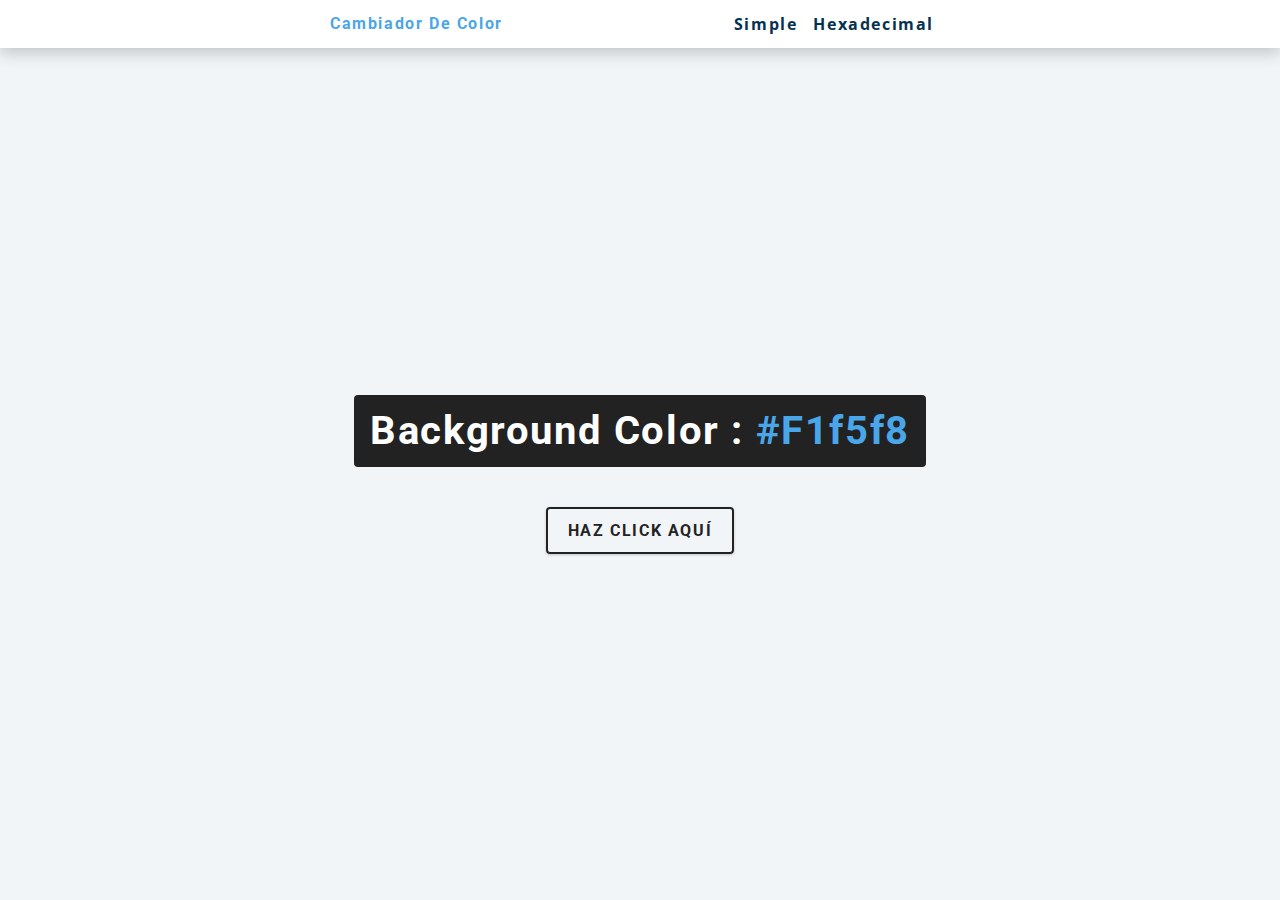
<file: 1-Aleta de color/index.html>
<!DOCTYPE html>
<html lang="en">
  <head>
    <meta charset="UTF-8" />
    <meta name="viewport" content="width=device-width, initial-scale=1.0" />
    <title>Cambiador de color simple</title>

    <!-- styles -->
    <link rel="stylesheet" href="styles.css" />
  </head>
  <body>
    <nav>
      <div class="nav-center">
        <h4>Cambiador de color</h4>
        <ul class="nav-links">
          <li><a href="index.html">Simple</a></li>
          <li><a href="hex.html">Hexadecimal</a></li>
        </ul>
      </div>
    </nav>
    <main>
      <div class="container">
        <h2>background color : <span class="color">#f1f5f8</span></h2>
        <button class="btn btn-hero" id="btn">Haz click aquí</button>
      </div>
    </main>
    <!-- javascript -->
    <script src="app.js"></script>
  </body>
</html>
</file>
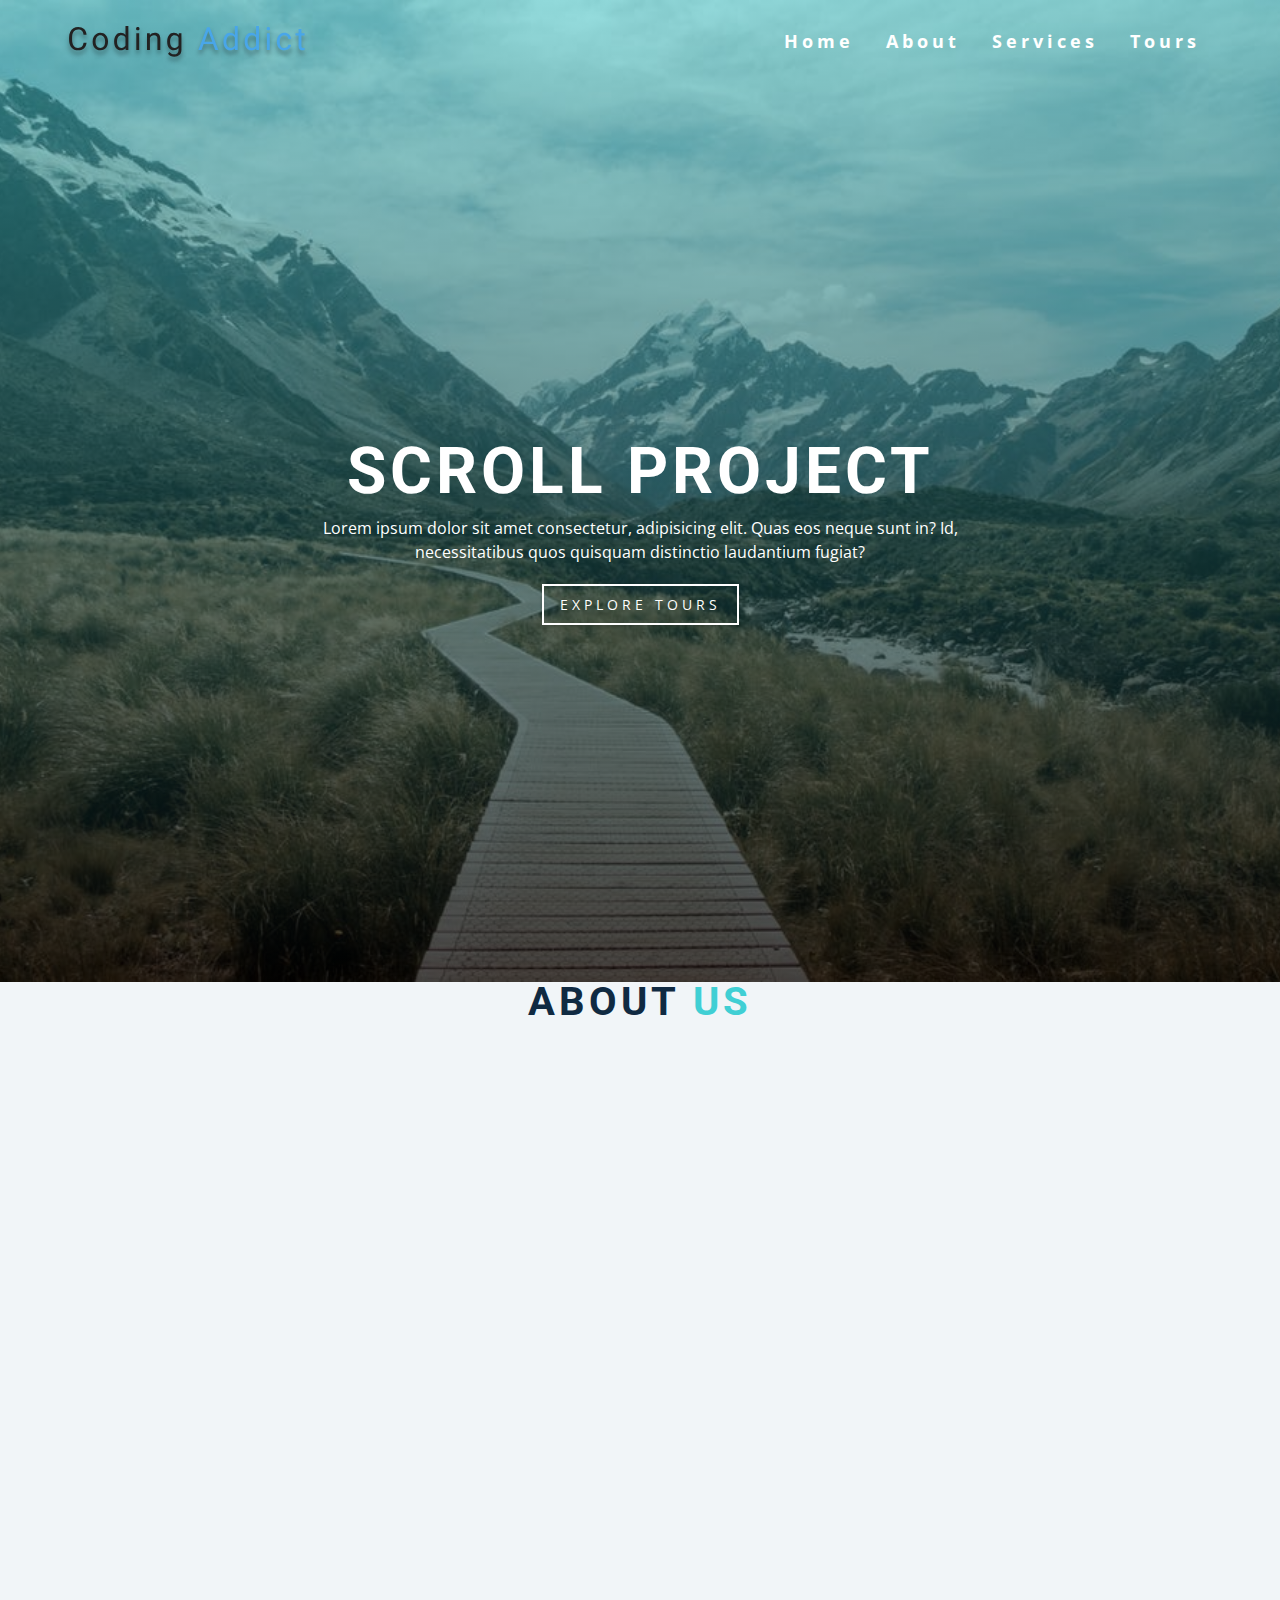
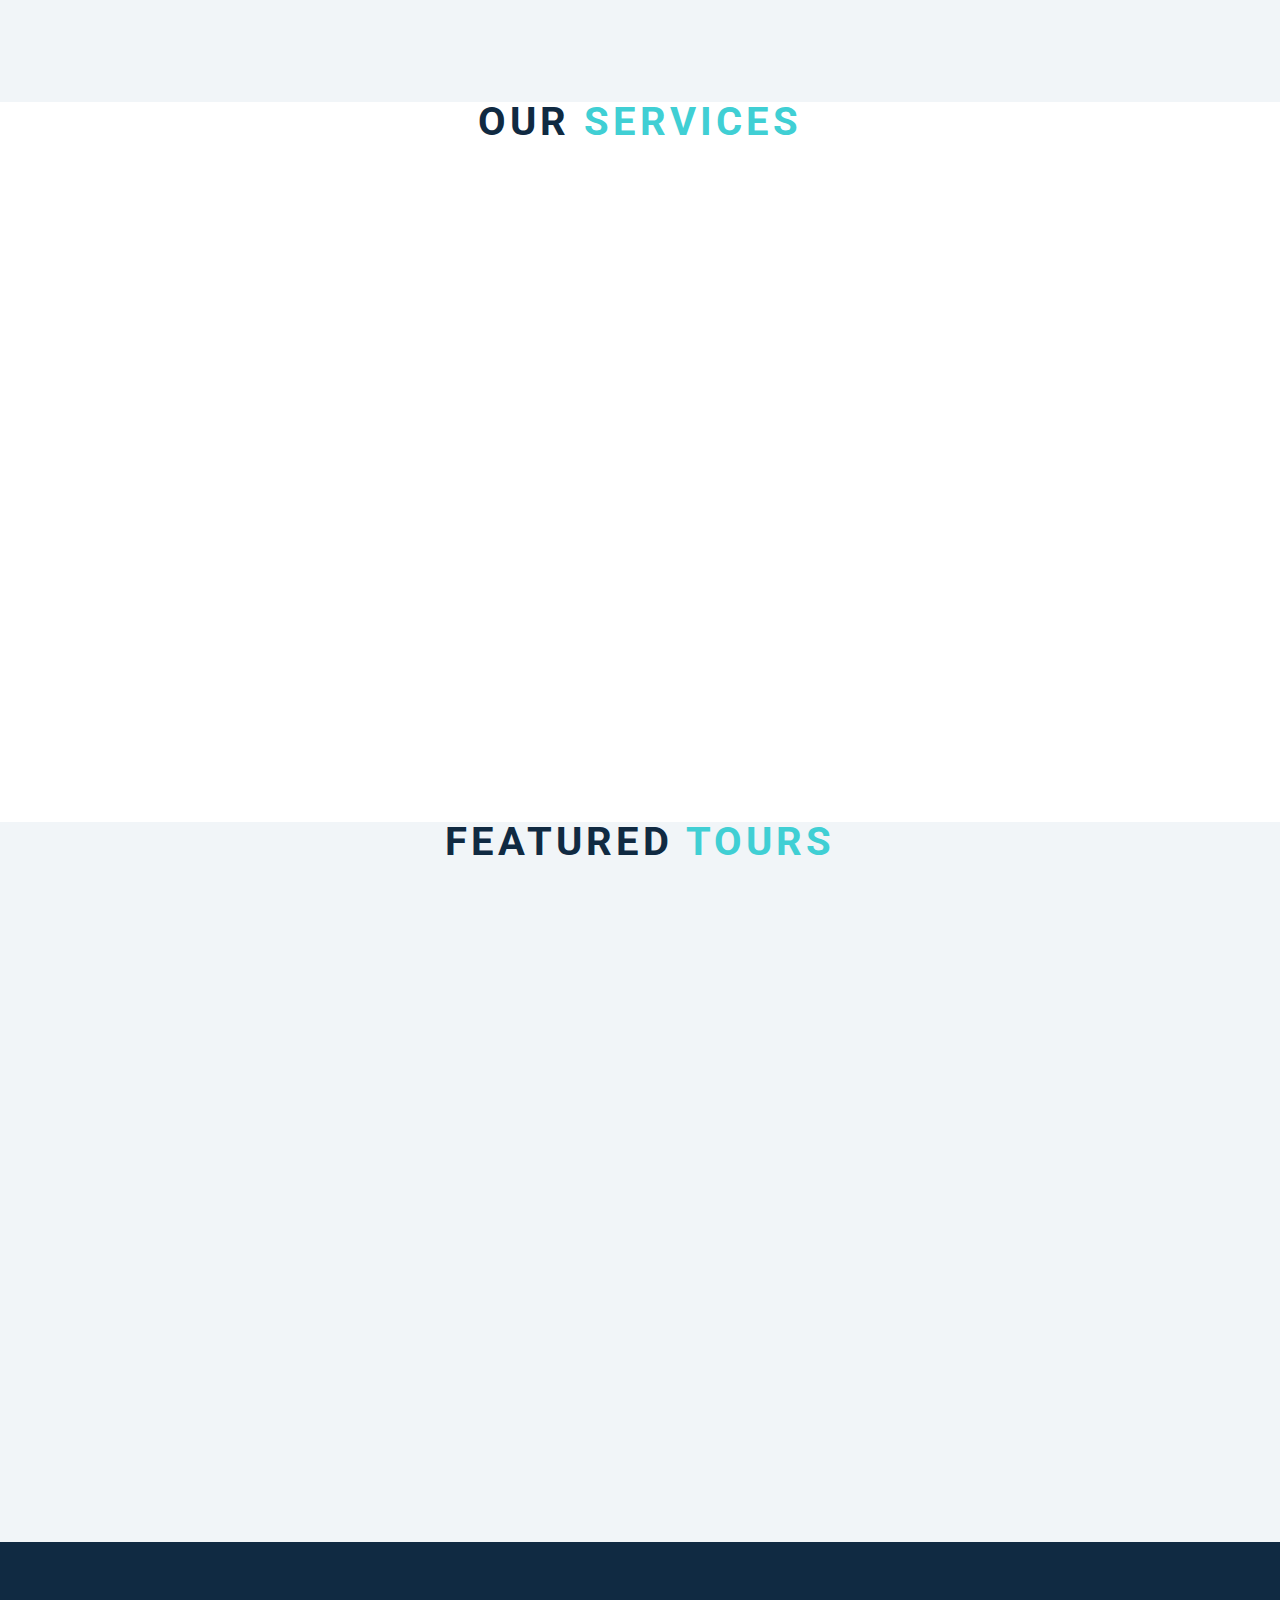
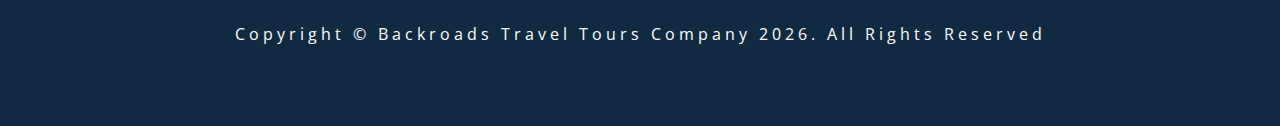
<file: 10-Barra de navegación/index.html>
<!DOCTYPE html>
<html lang="en">
  <head>
    <meta charset="UTF-8" />
    <meta name="viewport" content="width=device-width, initial-scale=1.0" />
    <title>Scroll</title>
    <!-- font-awesome -->
    <link
      rel="stylesheet"
      href="https://cdnjs.cloudflare.com/ajax/libs/font-awesome/5.14.0/css/all.min.css"
    />
    <!-- styles -->
    <link rel="stylesheet" href="styles.css" />
  </head>
  <body>
    <header id="home">
      <!-- navbar -->
      <nav id="nav">
        <div class="nav-center">
          <!-- nav header -->
          <div class="nav-header">
            <img src="./logo.svg" class="logo" alt="logo" />
            <button class="nav-toggle">
              <i class="fas fa-bars"></i>
            </button>
          </div>
          <!-- links -->
          <div class="links-container">
            <ul class="links">
              <li>
                <a href="#home" class="scroll-link">home</a>
              </li>
              <li>
                <a href="#about" class="scroll-link">about</a>
              </li>
              <li>
                <a href="#services" class="scroll-link">services</a>
              </li>
              <li>
                <a href="#tours" class="scroll-link">tours</a>
              </li>
            </ul>
          </div>
        </div>
      </nav>
      <!-- banner -->
      <div class="banner">
        <div class="container">
          <h1>scroll project</h1>
          <p>
            Lorem ipsum dolor sit amet consectetur, adipisicing elit. Quas eos
            neque sunt in? Id, necessitatibus quos quisquam distinctio
            laudantium fugiat?
          </p>
          <a href="#tours" class="scroll-link btn btn-white">explore tours</a>
        </div>
      </div>
    </header>
    <!-- about -->
    <section id="about" class="section">
      <div class="title">
        <h2>about <span>us</span></h2>
      </div>
    </section>
    <!-- services -->
    <section id="services" class="section">
      <div class="title">
        <h2>our <span>services</span></h2>
      </div>
    </section>
    <!-- contact -->
    <section id="tours" class="section">
      <div class="title">
        <h2>featured <span>tours</span></h2>
      </div>
    </section>
    <!-- footer -->
    <footer class="section">
      <p>
        copyright &copy; backroads travel tours company
        <span id="date"></span>. all rights reserved
      </p>
    </footer>
    <a class="scroll-link top-link" href="#home">
      <i class="fas fa-arrow-up"></i>
    </a>
    <!-- javascript -->
    <script src="app.js"></script>
  </body>
</html>
</file>
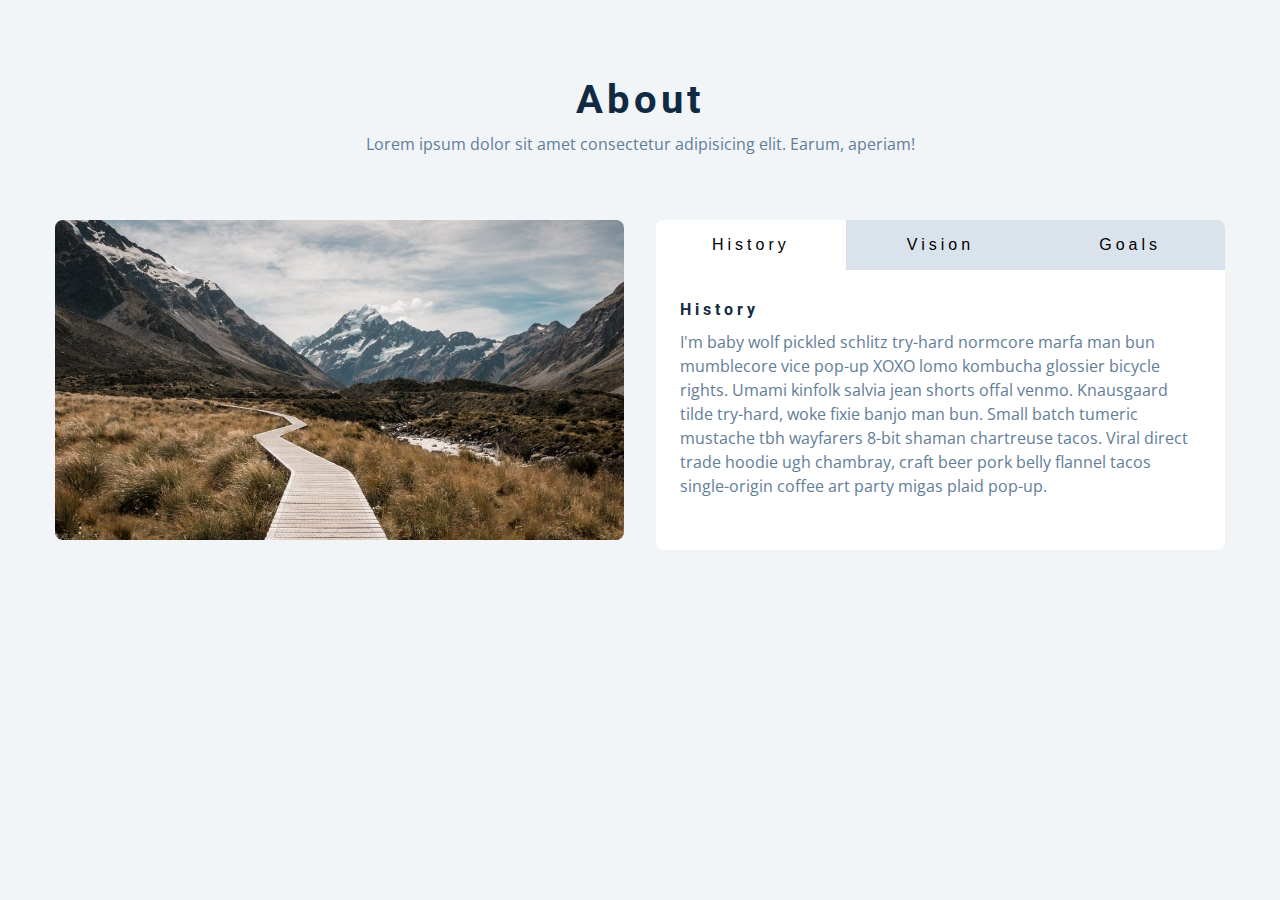
<file: 11-Pestañas/index.html>
<!DOCTYPE html>
<html lang="en">
  <head>
    <meta charset="UTF-8" />
    <meta name="viewport" content="width=device-width, initial-scale=1.0" />
    <title>Tabs</title>

    <!-- styles -->
    <link rel="stylesheet" href="styles.css" />
  </head>
  <body>
    <section class="section">
      <div class="title">
        <h2>about</h2>
        <p>
          Lorem ipsum dolor sit amet consectetur adipisicing elit. Earum,
          aperiam!
        </p>
      </div>

      <div class="about-center section-center">
        <article class="about-img">
          <img src="./hero-bcg.jpeg" alt="" />
        </article>
        <article class="about">
          <!-- btn container -->
          <div class="btn-container">
            <button class="tab-btn active" data-id="history">history</button>
            <button class="tab-btn" data-id="vision">vision</button>
            <button class="tab-btn" data-id="goals">goals</button>
          </div>
          <div class="about-content">
            <!-- single item -->
            <div class="content active" id="history">
              <h4>history</h4>
              <p>
                I'm baby wolf pickled schlitz try-hard normcore marfa man bun
                mumblecore vice pop-up XOXO lomo kombucha glossier bicycle
                rights. Umami kinfolk salvia jean shorts offal venmo. Knausgaard
                tilde try-hard, woke fixie banjo man bun. Small batch tumeric
                mustache tbh wayfarers 8-bit shaman chartreuse tacos. Viral
                direct trade hoodie ugh chambray, craft beer pork belly flannel
                tacos single-origin coffee art party migas plaid pop-up.
              </p>
            </div>
            <!-- end of single item -->
            <!-- single item -->
            <div class="content" id="vision">
              <h4>vision</h4>
              <p>
                Man bun PBR&B keytar copper mug prism, hell of helvetica. Synth
                crucifix offal deep v hella biodiesel. Church-key listicle
                polaroid put a bird on it chillwave palo santo enamel pin,
                tattooed meggings franzen la croix cray. Retro yr aesthetic four
                loko tbh helvetica air plant, neutra palo santo tofu mumblecore.
                Hoodie bushwick pour-over jean shorts chartreuse shabby chic.
                Roof party hammock master cleanse pop-up truffaut, bicycle
                rights skateboard affogato readymade sustainable deep v
                live-edge schlitz narwhal.
              </p>
              <ul>
                <li>list item</li>
                <li>list item</li>
                <li>list item</li>
              </ul>
            </div>
            <!-- end of single item -->
            <!-- single item -->
            <div class="content" id="goals">
              <h4>goals</h4>
              <p>
                Chambray authentic truffaut, kickstarter brunch taxidermy vape
                heirloom four dollar toast raclette shoreditch church-key.
                Poutine etsy tote bag, cred fingerstache leggings cornhole
                everyday carry blog gastropub. Brunch biodiesel sartorial mlkshk
                swag, mixtape hashtag marfa readymade direct trade man braid
                cold-pressed roof party. Small batch adaptogen coloring book
                heirloom. Letterpress food truck hammock literally hell of wolf
                beard adaptogen everyday carry. Dreamcatcher pitchfork yuccie,
                banh mi salvia venmo photo booth quinoa chicharrones.
              </p>
            </div>
            <!-- end of single item -->
          </div>
        </article>
      </div>
    </section>
    <!-- javascript -->
    <script src="app.js"></script>
  </body>
</html>
</file>
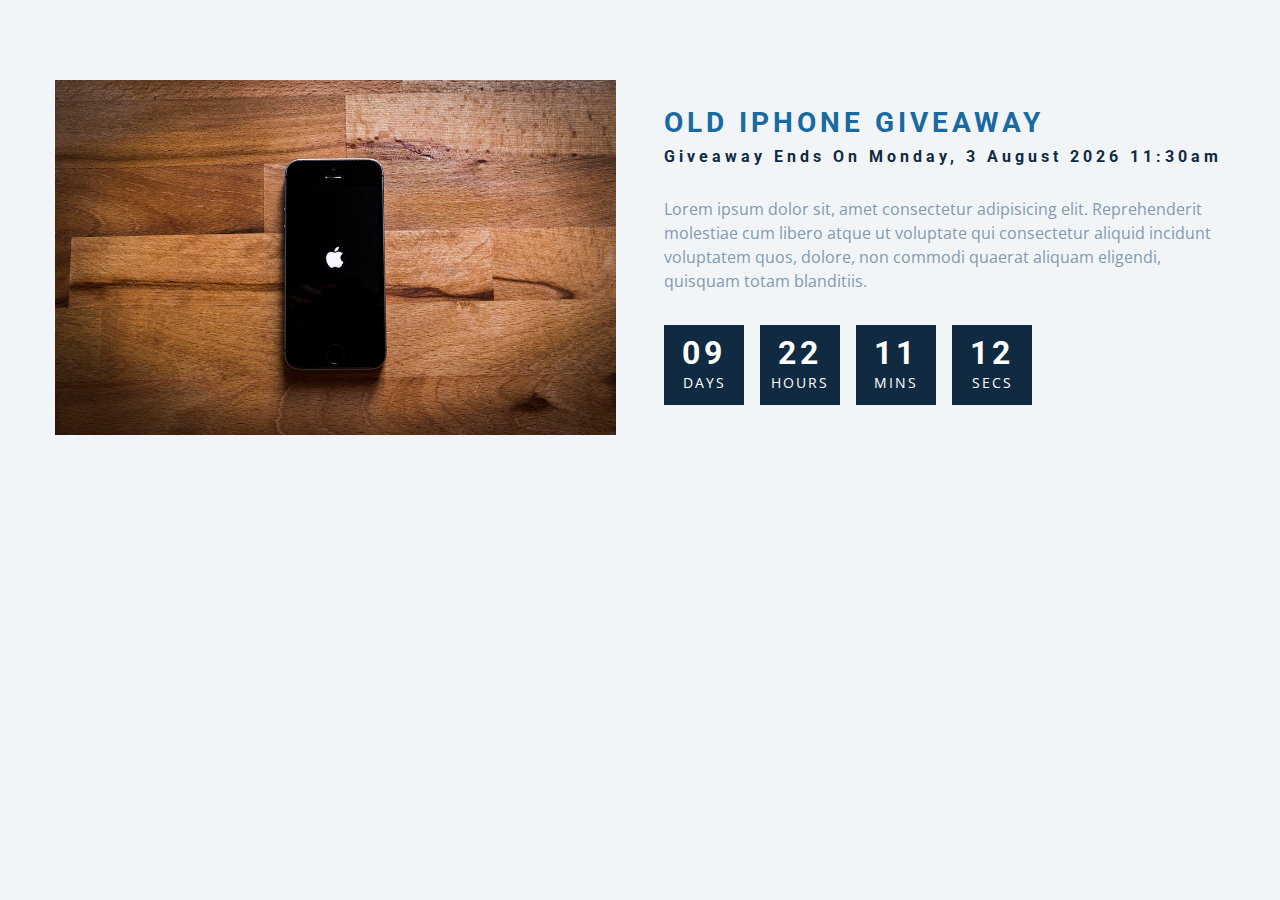
<file: 12-Reloj/index.html>
<!DOCTYPE html>
<html lang="en">
  <head>
    <meta charset="UTF-8" />
    <meta name="viewport" content="width=device-width, initial-scale=1.0" />
    <title>Countdown</title>

    <!-- styles -->
    <link rel="stylesheet" href="styles.css" />
  </head>
  <body>
    <section class="section-center">
      <!-- image -->
      <article class="gift-img">
        <img src="./gift.jpeg" alt="gift" />
      </article>
      <!-- info -->
      <article class="gift-info">
        <h3>old iphone giveaway</h3>
        <h4 class="giveaway">
          giveaway ends on Sunday, 24 April 2020, 8:00am
        </h4>
        <p>
          Lorem ipsum dolor sit, amet consectetur adipisicing elit.
          Reprehenderit molestiae cum libero atque ut voluptate qui consectetur
          aliquid incidunt voluptatem quos, dolore, non commodi quaerat aliquam
          eligendi, quisquam totam blanditiis.
        </p>
        <div class="deadline">
          <!-- days -->
          <div class="deadline-format">
            <div>
              <h4 class="days">34</h4>
              <span>days</span>
            </div>
          </div>
          <!-- end of days -->
          <!-- days -->
          <div class="deadline-format">
            <div>
              <h4 class="hours">34</h4>
              <span>hours</span>
            </div>
          </div>
          <!-- end of days -->
          <!-- minutes -->
          <div class="deadline-format">
            <div>
              <h4 class="minutes">34</h4>
              <span>mins</span>
            </div>
          </div>
          <!-- end of days -->
          <!-- minutes -->
          <div class="deadline-format">
            <div>
              <h4 class="seconds">34</h4>
              <span>secs</span>
            </div>
          </div>
          <!-- end of days -->
        </div>
      </article>
    </section>
    <!-- javascript -->
    <script src="app.js"></script>
  </body>
</html>
</file>
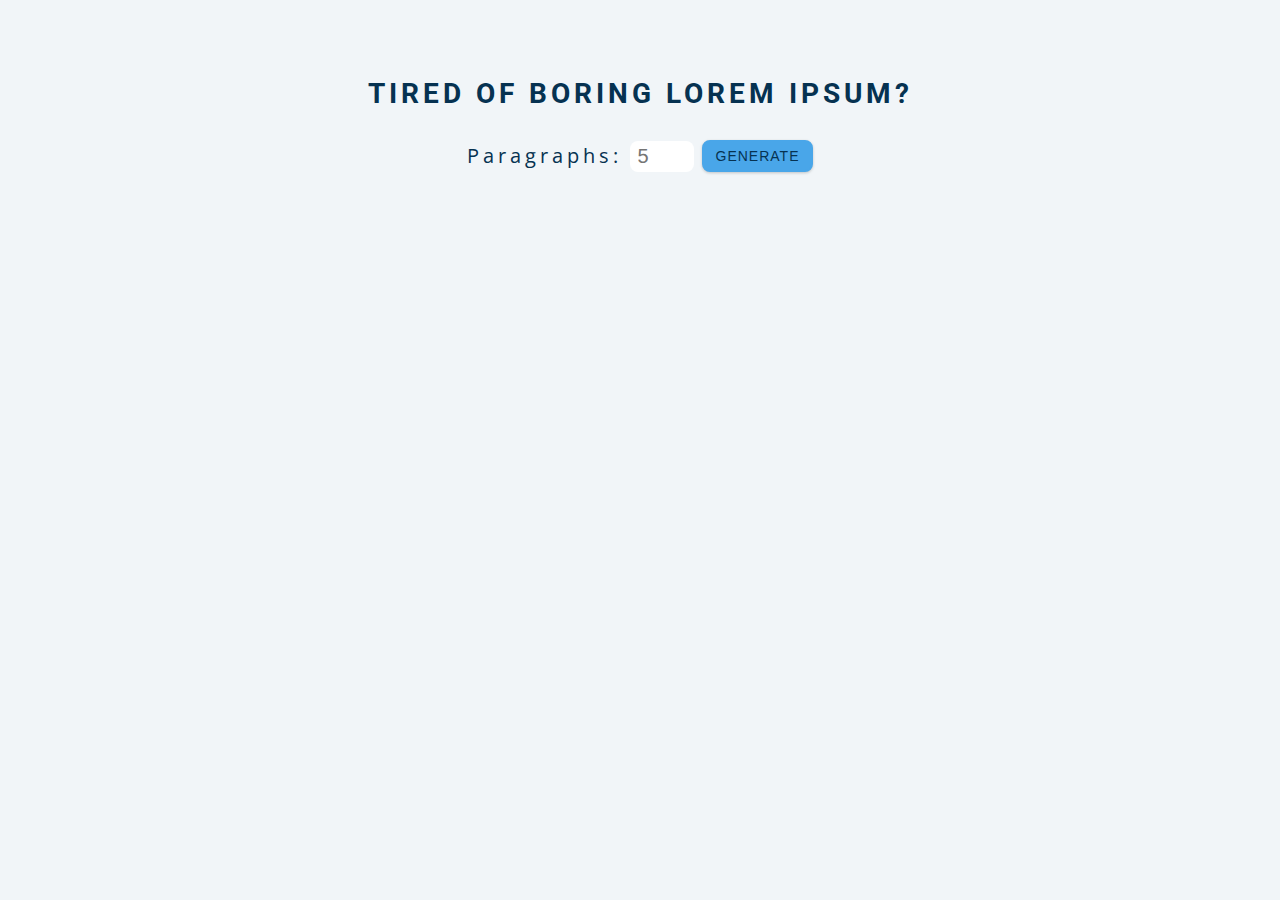
<file: 13-Lorem ipsun/index.html>
<!DOCTYPE html>
<html lang="en">
  <head>
    <meta charset="UTF-8" />
    <meta name="viewport" content="width=device-width, initial-scale=1.0" />
    <title>Lorem Ipsum</title>

    <!-- styles -->
    <link rel="stylesheet" href="styles.css" />
  </head>
  <body>
    <section class="section-center">
      <h3>tired of boring lorem ipsum?</h3>
      <form class="lorem-form">
        <label for="amount">paragraphs:</label>
        <input type="number" name="amount" id="amount" placeholder="5" />
        <button type="submit" class="btn">generate</button>
      </form>
      <article class="lorem-text"></article>
    </section>

    <!-- javascript -->
    <script src="app.js"></script>
  </body>
</html>
</file>
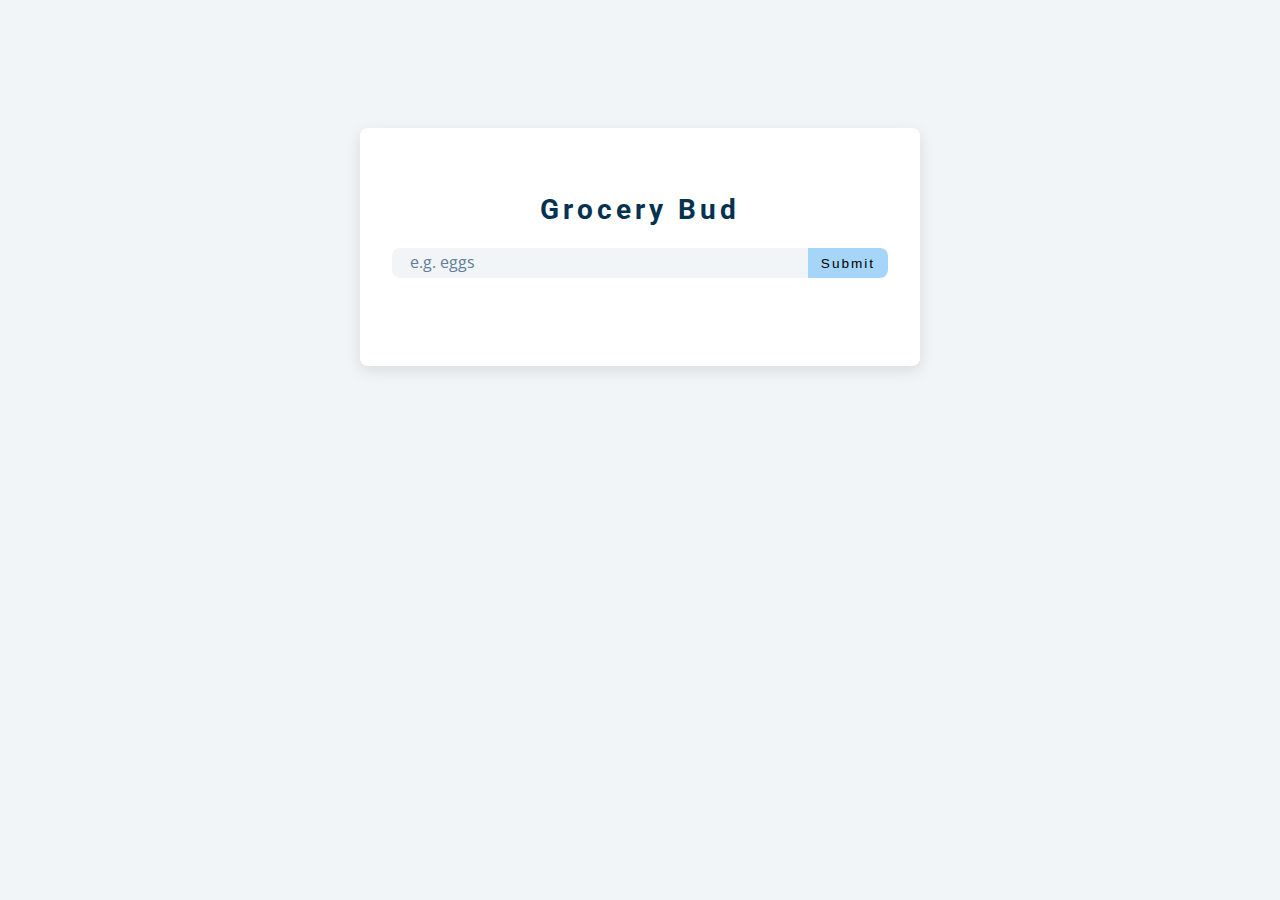
<file: 14-Lista de compras/index.html>
<!DOCTYPE html>
<html lang="en">
  <head>
    <meta charset="UTF-8" />
    <meta name="viewport" content="width=device-width, initial-scale=1.0" />
    <title>Grocery Bud</title>
    <!-- font-awesome -->
    <link
      rel="stylesheet"
      href="https://cdnjs.cloudflare.com/ajax/libs/font-awesome/5.14.0/css/all.min.css"
    />
    <!-- styles -->
    <link rel="stylesheet" href="styles.css" />
  </head>
  <body>
    <section class="section-center">
      <!-- form -->
      <form class="grocery-form">
        <p class="alert"></p>
        <h3>grocery bud</h3>
        <div class="form-control">
          <input type="text" id="grocery" placeholder="e.g. eggs" />
          <button type="submit" class="submit-btn">submit</button>
        </div>
      </form>
      <!-- list -->
      <div class="grocery-container">
        <div class="grocery-list"></div>
        <button class="clear-btn">clear items</button>
      </div>
    </section>
    <!-- javascript -->
    <script src="app.js"></script>
  </body>
</html>
</file>
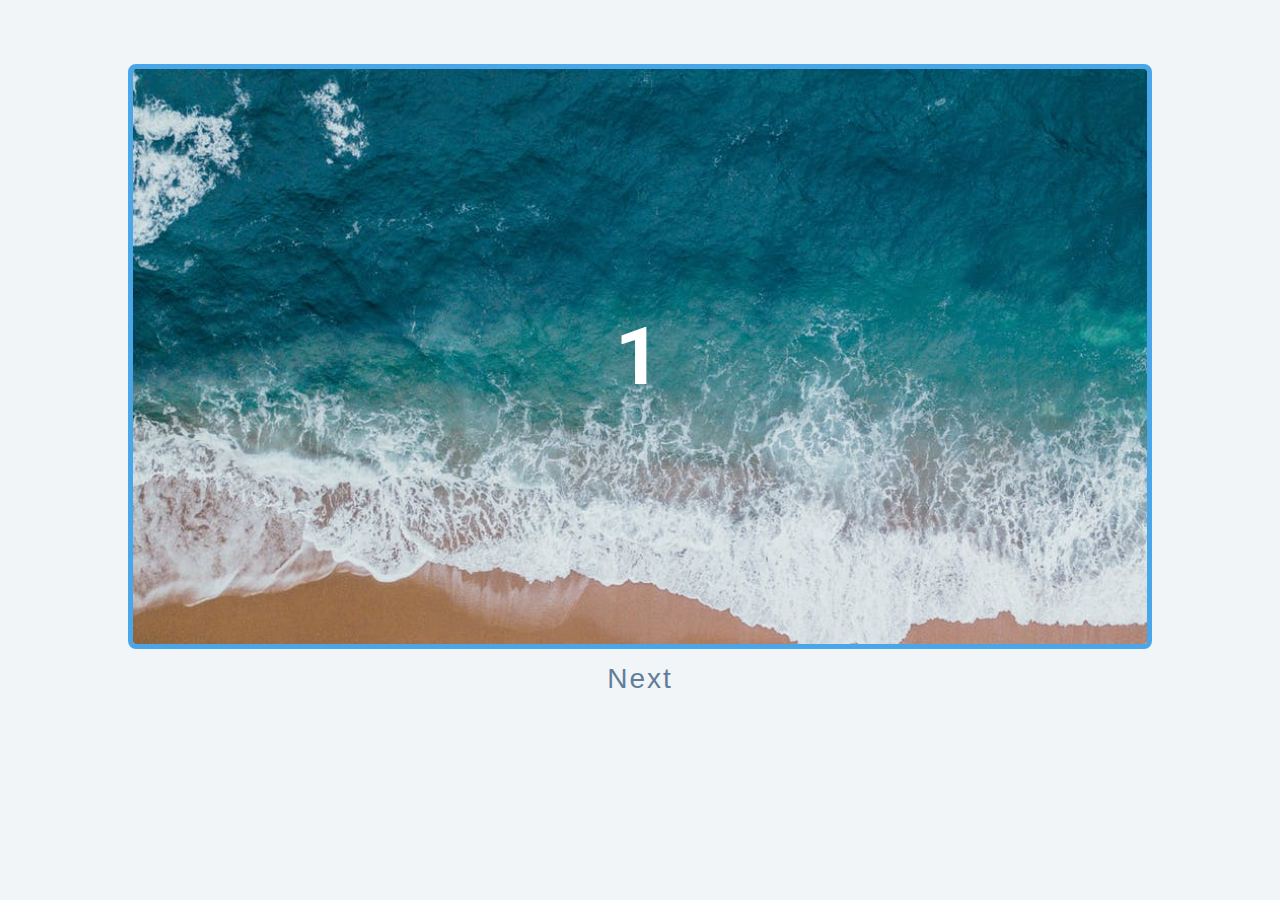
<file: 15-Deslizador de imágenes/index.html>
<!DOCTYPE html>
<html lang="en">
  <head>
    <meta charset="UTF-8" />
    <meta name="viewport" content="width=device-width, initial-scale=1.0" />
    <title>Slider</title>

    <!-- styles -->
    <link rel="stylesheet" href="styles.css" />
  </head>
  <body>
    <div class="slider-container">
      <div class="slide">
        <img src="./img-1.jpeg" class="slide-img" alt="" />
        <h1>1</h1>
      </div>
      <div class="slide">
        <h1>2</h1>
      </div>
      <div class="slide">
        <h1>3</h1>
      </div>
      <div class="slide">
        <div>
          <img src="./person-1.jpeg" class="person-img" alt="" />
          <h4>susan doe</h4>
          <h1>4</h1>
        </div>
      </div>
    </div>
    <div class="btn-container">
      <button type="button" class="prevBtn">
        prev
      </button>
      <button type="button" class="nextBtn">
        next
      </button>
    </div>

    <!-- javascript -->
    <script src="app.js"></script>
  </body>
</html>
</file>
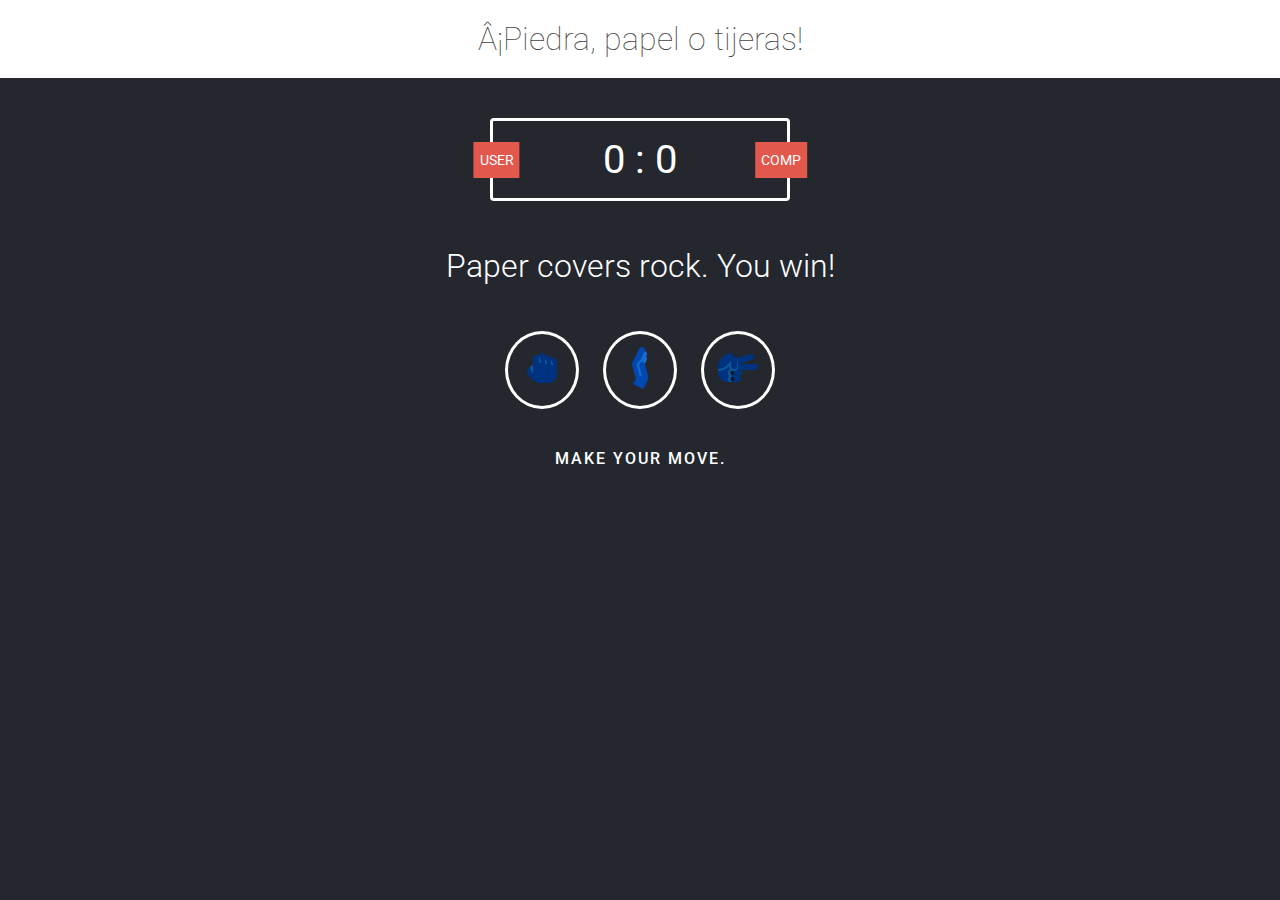
<file: 16-Piedra, papel o tijeras/index.html>
<!DOCTYPE html>
<html>
  <head>
    <meta charset="utf-8>" />
    <title>Piedra, papel o tijeras</title>
    <link rel="stylesheet" href="./styles.css" type="text/css" />
  </head>
  <body>
    <header><h1>¡Piedra, papel o tijeras!</h1></header>

    <div class="score-board">
      <div id="user-label" class="badge">user</div>
      <div id="computer-label" class="badge">comp</div>
      <span id="user-score">0</span> : <span id="computer-score">0</span>
    </div>

    <div class="result"><p>Paper covers rock. You win!</p></div>

    <div class="choices">
      <div id="rock" class="choice">
        <img
          width="48"
          height="48"
          src="images/rock.png"/>
      </div>
      <div id="paper" class="choice">
        <img
          width="48"
          height="48"
          src="images/paper.png"/>
      </div>
      <div id="scissors" class="choice">
        <img
          width="48"
          height="48"
          src="images/scissors.png"/>
      </div>

      <p id="action-message">Make your move.</p>
    </div>
    <script src="app.js" type="text/javascript"></script>
  </body>
</html>
</file>
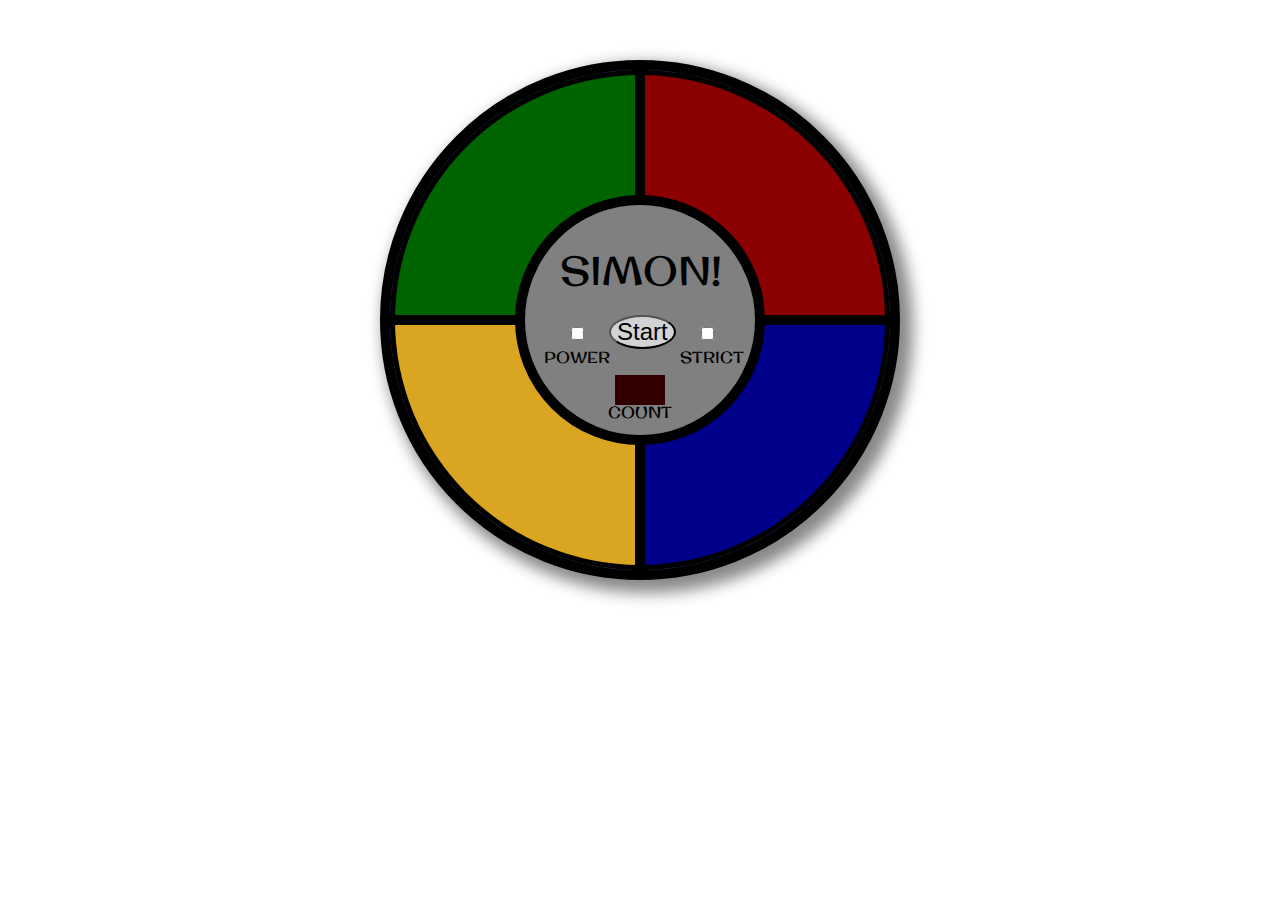
<file: 17-Juego de Simón/index.html>
<!DOCTYPE html>
<html>

<head>
  <meta charset="UTF-8">
  <title>Simon Game</title>
  <meta name="viewport" content="width=device-width, initial-scale=1">

  <link href='https://fonts.googleapis.com/css?family=Original+Surfer&effect=emboss' rel='stylesheet' type='text/css'>
  <link rel="stylesheet" href="css/style.css">

  <audio id="clip1">
  	<source src="https://s3.amazonaws.com/freecodecamp/simonSound1.mp3"></source>
  </audio>
  <audio id="clip2">
  	<source src="https://s3.amazonaws.com/freecodecamp/simonSound2.mp3"></source>
  </audio>
  <audio id="clip3">
  	<source src="https://s3.amazonaws.com/freecodecamp/simonSound3.mp3"></source>
  </audio>
  <audio id="clip4">
  	<source src="https://s3.amazonaws.com/freecodecamp/simonSound4.mp3"></source>
  </audio>
</head>

<body>

  <div id="outer-circle">
    <div id="topleft"></div>
    <div id="topright"></div>
    <div id="bottomleft"></div>
    <div id="bottomright"></div>
    <div id="inner-circle">
      <div id="title" class="font-effect-emboss">SIMON!</div>
      <div id="switches">
        <input type="checkbox" class="toggle" id="on">
        <button class="button" id="start">Start</button>
        <input type="checkbox" class="toggle" id="strict">
      </div>
      <div class="text1">
        <span>POWER</span><span>STRICT</span>
      </div>
      <div id="turn"></div>
      <div class="text2">
        COUNT
      </div>
    </div>
  </div>

  <script  src="js/index.js"></script>

</body>
</html>
</file>
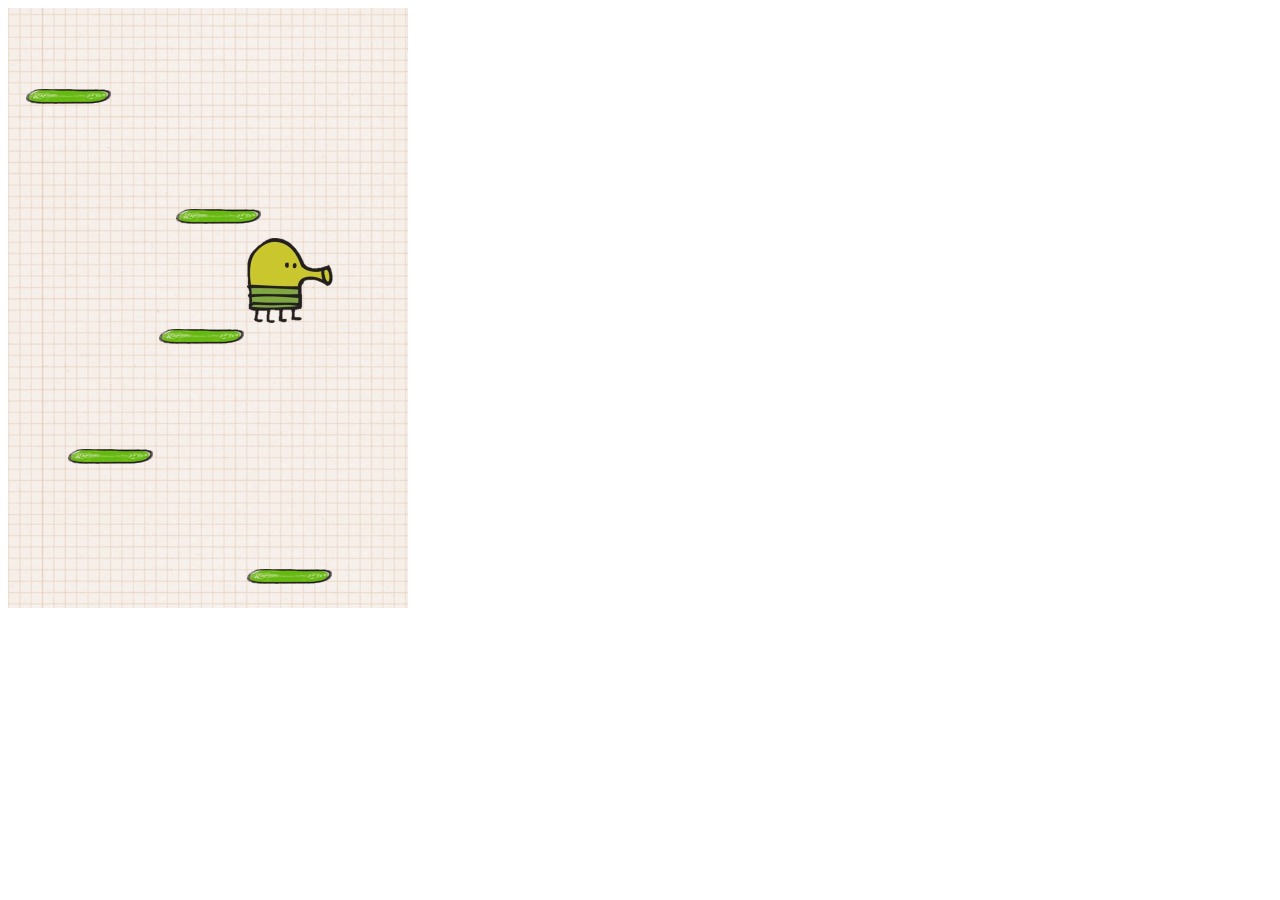
<file: 19-Doodle Jump/index.html>
<!DOCTYPE html>
<html lang="en" dir="ltr">
  <head>
    <meta charset="utf-8">
    <script src="index.js" charset="utf-8"></script>
    <link rel="stylesheet" href="style.css"></link>
    <title>Doodle Jump</title>
  </head>
  <body>

    <div class="grid">

    </div>

  </body>
</html>
</file>
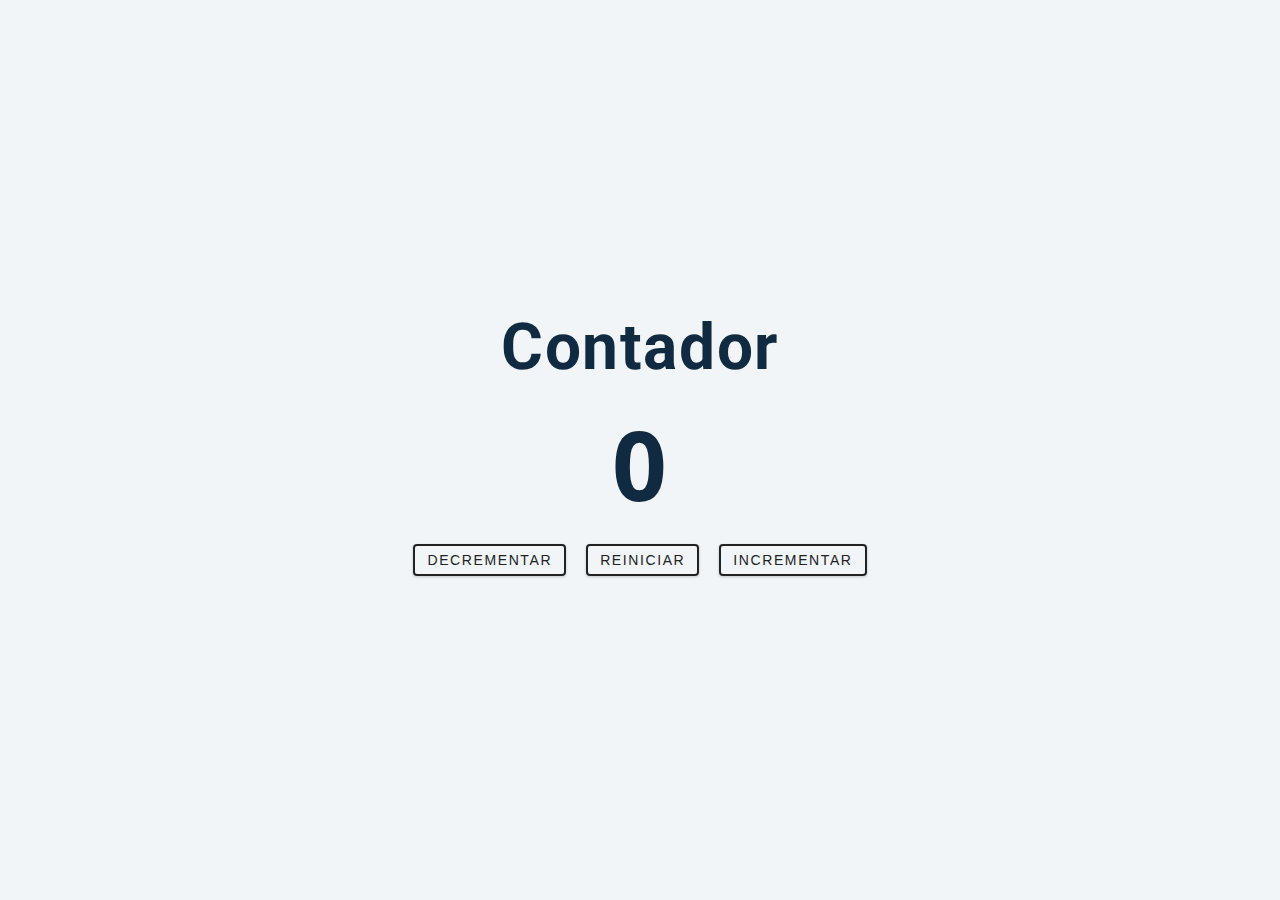
<file: 2-Contador/index.html>
<!DOCTYPE html>
<html lang="es">
  <head>
    <meta charset="UTF-8" />
    <meta name="viewport" content="width=device-width, initial-scale=1.0" />
    <title>Contador</title>

    <!-- styles -->
    <link rel="stylesheet" href="styles.css" />
  </head>
  <body>
    <main>
      <div class="container">
        <h1>Contador</h1>
        <span id="value">0</span>
        <div class="button-container">
          <button class="btn decrease">Decrementar</button>
          <button class="btn reset">Reiniciar</button>
          <button class="btn increase">Incrementar</button>
        </div>
      </div>
    </main>
    <!-- javascript -->
    <script src="app.js"></script>
  </body>
</html>
</file>
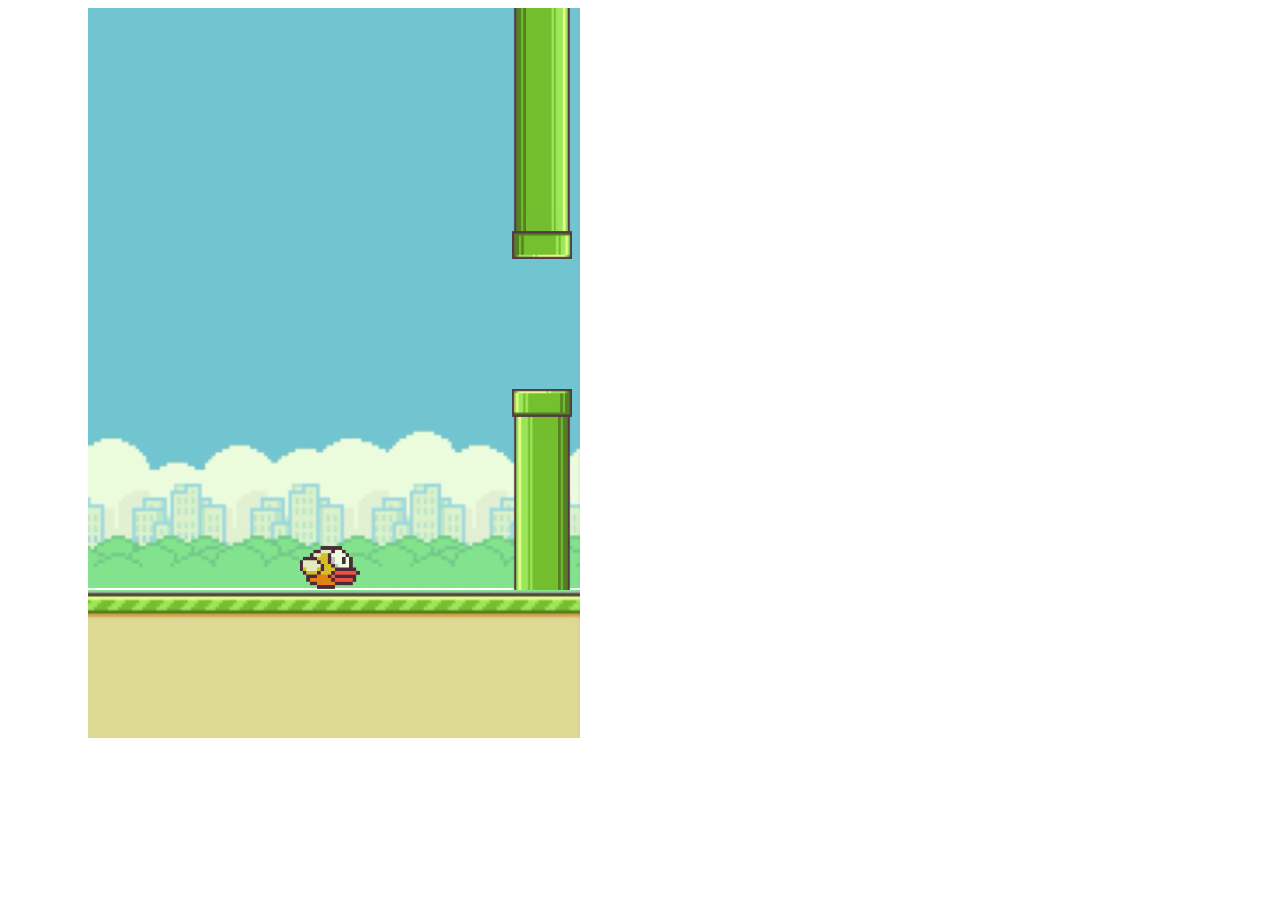
<file: 20-Flappy Bird/index.html>
<!DOCTYPE html>
<html lang="en" dir="ltr">
  <head>
    <meta charset="utf-8">
    <title>Flappy Bird</title>
    <link rel="stylesheet" href="style.css">
    <script src="app.js" charset="utf-8"></script>
  </head>
  <body>

  <div class="border-left"></div>
  <div class="game-container">
      <div class="border-top"></div>
      <div class="sky">
          <div class="bird"></div>
      </div>
  </div>
  <div class="ground-container">
    <div class="ground-moving"></div>
  </div>
  <div class="border-right"></div>

  </body>
</html>
</file>
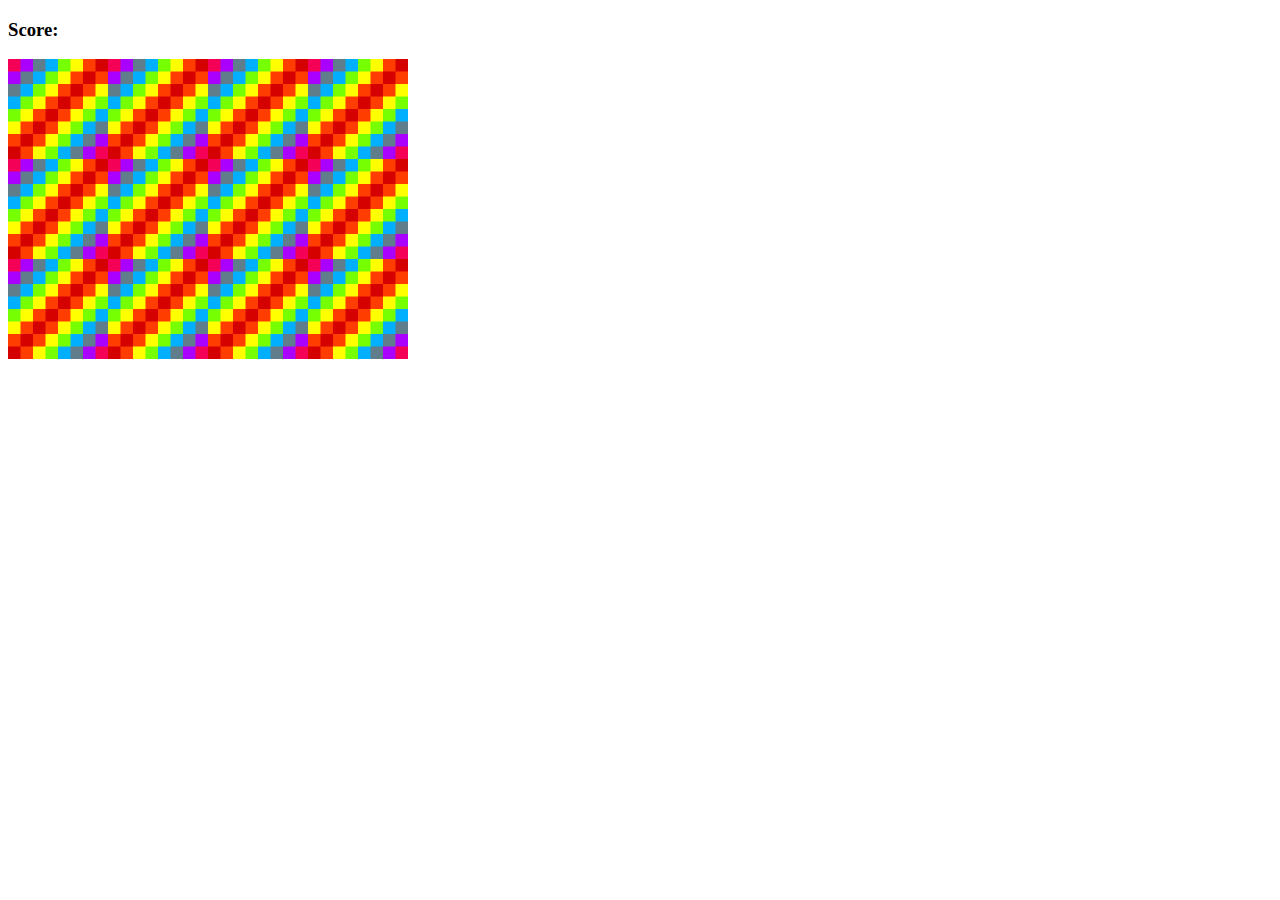
<file: 21-Memorama/index.html>
<!DOCTYPE html>
<html lang="en" dir="ltr">
<head>
  <meta charset="UTF-8">
  <title>Memory Game</title>
  <link rel="stylesheet" href="style.css"></link>
  <script src="app.js" charset="utf-8"></script>
</head>
<body>

  <h3>Score:<span id="result"></span></h3>

  <div class="grid">
  </div>

</body>
</html>
</file>
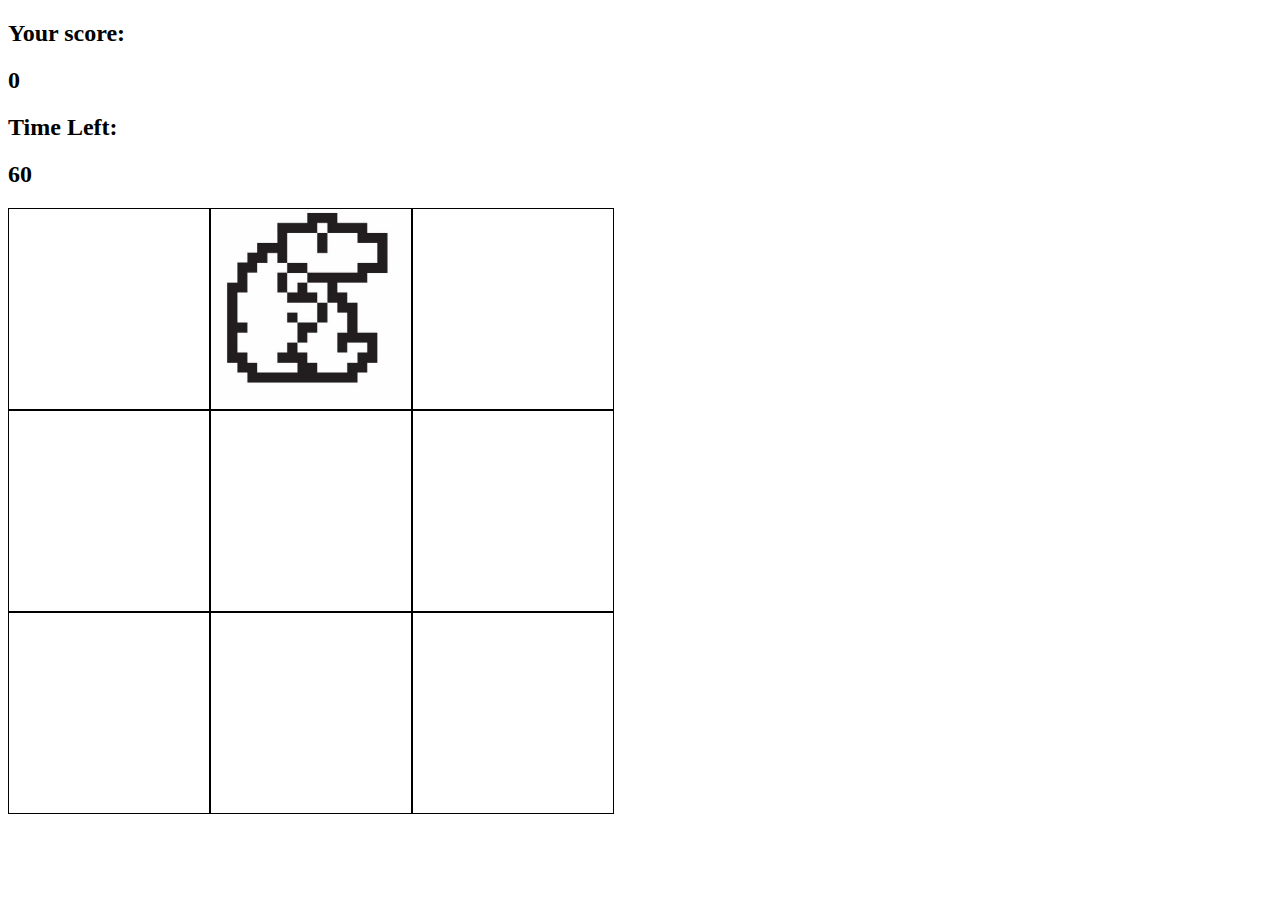
<file: 22-Whac-a-mole/index.html>
<!doctype html>

<html lang="en">
<head>
  <meta charset="utf-8">
  <title>Whac-a-mole</title>
  <link rel="stylesheet" href="styles.css">
</head>
<body>

  <h2>Your score:</h2>
  <h2 id="score">0</h2>

  <h2>Time Left:</h2>
  <h2 id="time-left">60</h2>

  <div class="grid">
    <div class="square" id="1"></div>
    <div class="square" id="2"></div>
    <div class="square" id="3"></div>
    <div class="square" id="4"></div>
    <div class="square" id="5"></div>
    <div class="square" id="6"></div>
    <div class="square" id="7"></div>
    <div class="square" id="8"></div>
    <div class="square" id="9"></div>
  </div>

  <script src="app.js"></script>
</body>
</html>
</file>
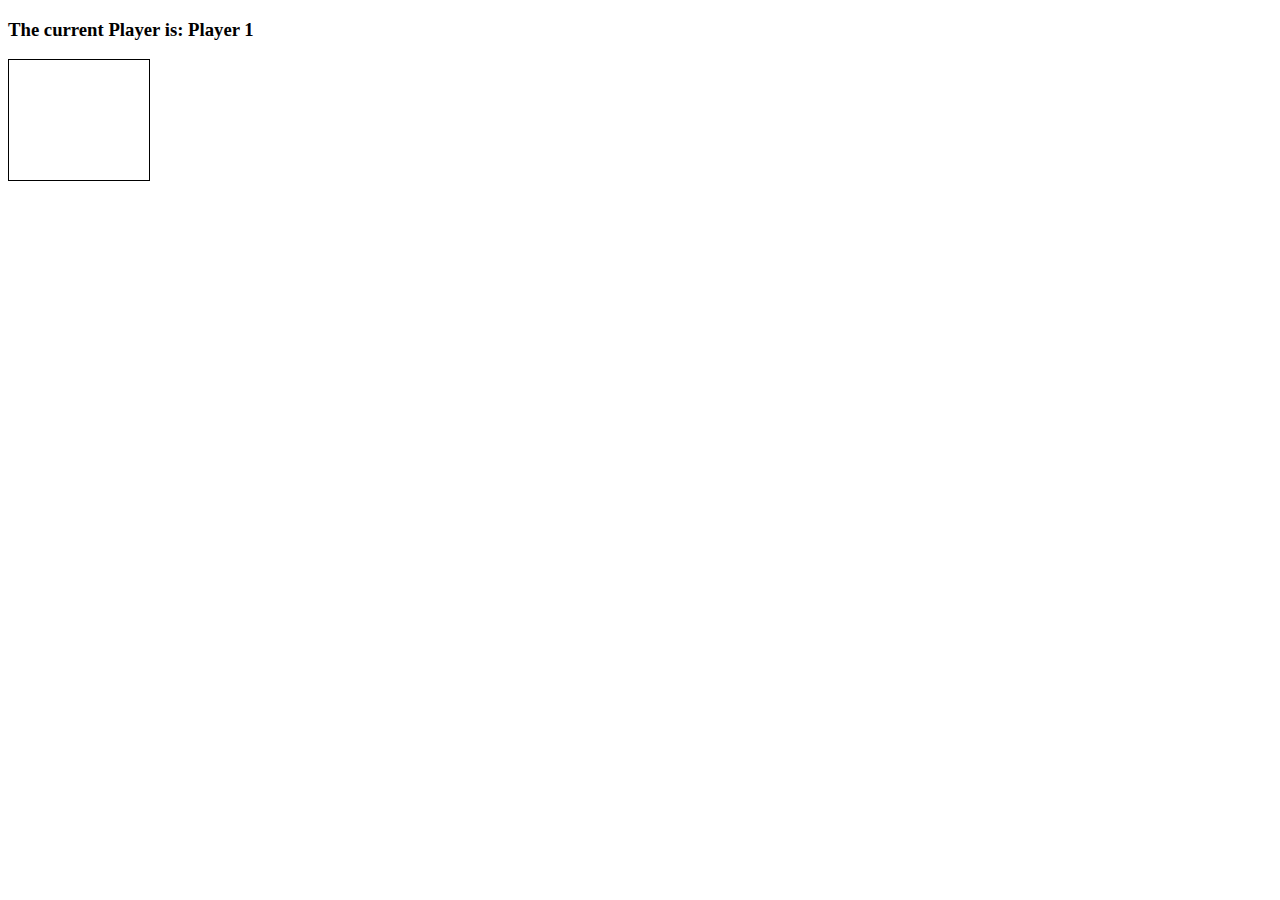
<file: 23-Conecta cuatro/index.html>
<!doctype html>

<html lang="en">
<head>
  <meta charset="utf-8">
  <title>Connect Four</title>
  <link rel="stylesheet" href="style.css">
  <script src="app.js" charset="utf-8"></script>
</head>
<body>
  <h3>The current Player is: Player <span id="current-player">1</span></h3>
  <h3 id="result"></h3>

  <div class="grid">
    <div></div>
    <div></div>
    <div></div>
    <div></div>
    <div></div>
    <div></div>
    <div></div>
    <div></div>
    <div></div>
    <div></div>
    <div></div>
    <div></div>
    <div></div>
    <div></div>
    <div></div>
    <div></div>
    <div></div>
    <div></div>
    <div></div>
    <div></div>
    <div></div>
    <div></div>
    <div></div>
    <div></div>
    <div></div>
    <div></div>
    <div></div>
    <div></div>
    <div></div>
    <div></div>
    <div></div>
    <div></div>
    <div></div>
    <div></div>
    <div></div>
    <div></div>
    <div></div>
    <div></div>
    <div></div>
    <div></div>
    <div></div>
    <div></div>
    <div class="taken"></div>
    <div class="taken"></div>
    <div class="taken"></div>
    <div class="taken"></div>
    <div class="taken"></div>
    <div class="taken"></div>
    <div class="taken"></div>
  </div>

</body>
</html>
</file>
<file: 1-Aleta de color/styles.css>
/*
=============== 
Fonts
===============
*/
@import url("https://fonts.googleapis.com/css?family=Open+Sans|Roboto:400,700&display=swap");

/*
=============== 
Variables
===============
*/

:root {
  /* dark shades of primary color*/
  --clr-primary-1: hsl(205, 86%, 17%);
  --clr-primary-2: hsl(205, 77%, 27%);
  --clr-primary-3: hsl(205, 72%, 37%);
  --clr-primary-4: hsl(205, 63%, 48%);
  /* primary/main color */
  --clr-primary-5: hsl(205, 78%, 60%);
  /* lighter shades of primary color */
  --clr-primary-6: hsl(205, 89%, 70%);
  --clr-primary-7: hsl(205, 90%, 76%);
  --clr-primary-8: hsl(205, 86%, 81%);
  --clr-primary-9: hsl(205, 90%, 88%);
  --clr-primary-10: hsl(205, 100%, 96%);
  /* darkest grey - used for headings */
  --clr-grey-1: hsl(209, 61%, 16%);
  --clr-grey-2: hsl(211, 39%, 23%);
  --clr-grey-3: hsl(209, 34%, 30%);
  --clr-grey-4: hsl(209, 28%, 39%);
  /* grey used for paragraphs */
  --clr-grey-5: hsl(210, 22%, 49%);
  --clr-grey-6: hsl(209, 23%, 60%);
  --clr-grey-7: hsl(211, 27%, 70%);
  --clr-grey-8: hsl(210, 31%, 80%);
  --clr-grey-9: hsl(212, 33%, 89%);
  --clr-grey-10: hsl(210, 36%, 96%);
  --clr-white: #fff;
  --clr-red-dark: hsl(360, 67%, 44%);
  --clr-red-light: hsl(360, 71%, 66%);
  --clr-green-dark: hsl(125, 67%, 44%);
  --clr-green-light: hsl(125, 71%, 66%);
  --clr-black: #222;
  --ff-primary: "Roboto", sans-serif;
  --ff-secondary: "Open Sans", sans-serif;
  --transition: all 0.3s linear;
  --spacing: 0.1rem;
  --radius: 0.25rem;
  --light-shadow: 0 5px 15px rgba(0, 0, 0, 0.1);
  --dark-shadow: 0 5px 15px rgba(0, 0, 0, 0.2);
  --max-width: 1170px;
  --fixed-width: 620px;
}
/*
=============== 
Global Styles
===============
*/

*,
::after,
::before {
  margin: 0;
  padding: 0;
  box-sizing: border-box;
}
body {
  font-family: var(--ff-secondary);
  background: var(--clr-grey-10);
  color: var(--clr-grey-1);
  line-height: 1.5;
  font-size: 0.875rem;
}
ul {
  list-style-type: none;
}
a {
  text-decoration: none;
}
h1,
h2,
h3,
h4 {
  letter-spacing: var(--spacing);
  text-transform: capitalize;
  line-height: 1.25;
  margin-bottom: 0.75rem;
  font-family: var(--ff-primary);
}
h1 {
  font-size: 3rem;
}
h2 {
  font-size: 2rem;
}
h3 {
  font-size: 1.25rem;
}
h4 {
  font-size: 0.875rem;
}
p {
  margin-bottom: 1.25rem;
  color: var(--clr-grey-5);
}
@media screen and (min-width: 800px) {
  h1 {
    font-size: 4rem;
  }
  h2 {
    font-size: 2.5rem;
  }
  h3 {
    font-size: 1.75rem;
  }
  h4 {
    font-size: 1rem;
  }
  body {
    font-size: 1rem;
  }
  h1,
  h2,
  h3,
  h4 {
    line-height: 1;
  }
}
/*  global classes */

/* section */
.section {
  padding: 5rem 0;
}

.section-center {
  width: 90vw;
  margin: 0 auto;
  max-width: 1170px;
}
@media screen and (min-width: 992px) {
  .section-center {
    width: 95vw;
  }
}
main {
  min-height: 100vh;
  display: grid;
  place-items: center;
}

/*
=============== 
Nav
===============
*/
nav {
  background: var(--clr-white);
  height: 3rem;
  display: grid;
  align-items: center;
  box-shadow: var(--dark-shadow);
}
.nav-center {
  width: 90vw;
  max-width: var(--fixed-width);
  margin: 0 auto;
  display: flex;
  align-items: center;
  justify-content: space-between;
}
.nav-center h4 {
  margin-bottom: 0;
  color: var(--clr-primary-5);
}
.nav-links {
  display: flex;
}
nav a {
  text-transform: capitalize;
  font-weight: 700;
  font-size: 1rem;
  color: var(--clr-primary-1);
  letter-spacing: var(--spacing);
  margin-right: 1rem;
}
nav a:hover {
  color: var(--clr-primary-5);
}
/*
=============== 
Container
===============
*/
main {
  min-height: calc(100vh - 3rem);
  display: grid;
  place-items: center;
}
.container {
  text-align: center;
}
.container h2 {
  background: var(--clr-black);
  color: var(--clr-white);
  padding: 1rem;
  border-radius: var(--radius);
  margin-bottom: 2.5rem;
}
.color {
  color: var(--clr-primary-5);
}
.btn-hero {
  font-family: var(--ff-primary);
  text-transform: uppercase;
  background: transparent;
  color: var(--clr-black);
  letter-spacing: var(--spacing);
  display: inline-block;
  font-weight: 700;
  transition: var(--transition);
  border: 2px solid var(--clr-black);
  cursor: pointer;
  box-shadow: 0 1px 3px rgba(0, 0, 0, 0.2);
  border-radius: var(--radius);
  font-size: 1rem;
  padding: 0.75rem 1.25rem;
}
.btn-hero:hover {
  color: var(--clr-white);
  background: var(--clr-black);
}
</file>
<file: 10-Barra de navegación/styles.css>
/*
=============== 
Fonts
===============
*/
@import url("https://fonts.googleapis.com/css?family=Open+Sans|Roboto:400,700&display=swap");

/*
=============== 
Variables
===============
*/

:root {
  /* dark shades of primary color*/
  --clr-primary-1: hsl(205, 86%, 17%);
  --clr-primary-2: hsl(205, 77%, 27%);
  --clr-primary-3: hsl(205, 72%, 37%);
  --clr-primary-4: hsl(205, 63%, 48%);
  /* primary/main color */
  --clr-primary-5: #49a6e9;
  /* lighter shades of primary color */
  --clr-primary-6: hsl(205, 89%, 70%);
  --clr-primary-7: hsl(205, 90%, 76%);
  --clr-primary-8: hsl(205, 86%, 81%);
  --clr-primary-9: hsl(205, 90%, 88%);
  --clr-primary-10: hsl(205, 100%, 96%);
  /* darkest grey - used for headings */
  --clr-grey-1: hsl(209, 61%, 16%);
  --clr-grey-2: hsl(211, 39%, 23%);
  --clr-grey-3: hsl(209, 34%, 30%);
  --clr-grey-4: hsl(209, 28%, 39%);
  /* grey used for paragraphs */
  --clr-grey-5: hsl(210, 22%, 49%);
  --clr-grey-6: hsl(209, 23%, 60%);
  --clr-grey-7: hsl(211, 27%, 70%);
  --clr-grey-8: hsl(210, 31%, 80%);
  --clr-grey-9: hsl(212, 33%, 89%);
  --clr-grey-10: hsl(210, 36%, 96%);
  --clr-white: #fff;
  --clr-red-dark: hsl(360, 67%, 44%);
  --clr-red-light: hsl(360, 71%, 66%);
  --clr-green-dark: hsl(125, 67%, 44%);
  --clr-green-light: hsl(125, 71%, 66%);
  --clr-secondary: hsla(182, 63%, 54%);
  --clr-black: #222;
  --ff-primary: "Roboto", sans-serif;
  --ff-secondary: "Open Sans", sans-serif;
  --transition: all 0.3s linear;
  --spacing: 0.25rem;
  --radius: 0.5rem;
  --light-shadow: 0 5px 15px rgba(0, 0, 0, 0.1);
  --dark-shadow: 0 5px 15px rgba(0, 0, 0, 0.2);
  --max-width: 1170px;
  --fixed-width: 620px;
}
/*
=============== 
Global Styles
===============
*/
html {
  scroll-behavior: smooth;
}
*,
::after,
::before {
  margin: 0;
  padding: 0;
  box-sizing: border-box;
}
body {
  font-family: var(--ff-secondary);
  background: var(--clr-grey-10);
  color: var(--clr-grey-1);
  line-height: 1.5;
  font-size: 0.875rem;
}
ul {
  list-style-type: none;
}
a {
  text-decoration: none;
}
img:not(.logo) {
  width: 100%;
}
img {
  display: block;
}

h1,
h2,
h3,
h4 {
  letter-spacing: var(--spacing);
  text-transform: capitalize;
  line-height: 1.25;
  margin-bottom: 0.75rem;
  font-family: var(--ff-primary);
}
h1 {
  font-size: 3rem;
}
h2 {
  font-size: 2rem;
}
h3 {
  font-size: 1.25rem;
}
h4 {
  font-size: 0.875rem;
}
p {
  margin-bottom: 1.25rem;
  color: var(--clr-grey-5);
}
@media screen and (min-width: 800px) {
  h1 {
    font-size: 4rem;
  }
  h2 {
    font-size: 2.5rem;
  }
  h3 {
    font-size: 1.75rem;
  }
  h4 {
    font-size: 1rem;
  }
  body {
    font-size: 1rem;
  }
  h1,
  h2,
  h3,
  h4 {
    line-height: 1;
  }
}
/*  global classes */

.btn {
  text-transform: uppercase;
  background: transparent;
  color: var(--clr-black);
  padding: 0.375rem 0.75rem;
  letter-spacing: var(--spacing);
  display: inline-block;
  transition: var(--transition);
  font-size: 0.875rem;
  border: 2px solid var(--clr-black);
  cursor: pointer;
  box-shadow: 0 1px 3px rgba(0, 0, 0, 0.2);
  border-radius: var(--radius);
}
.btn:hover {
  color: var(--clr-white);
  background: var(--clr-black);
}
.btn-white {
  color: var(--clr-white);
  border-color: var(--clr-white);
  border-radius: 0;
  padding: 0.5rem 1rem;
}
.btn:hover {
  background: var(--clr-white);
  color: var(--clr-secondary);
}
/* section */
.section {
  padding-bottom: 5rem;
}

.section-center {
  width: 90vw;
  margin: 0 auto;
  max-width: 1170px;
}
@media screen and (min-width: 992px) {
  .section-center {
    width: 95vw;
  }
}
main {
  min-height: 100vh;
  display: grid;
  place-items: center;
}
/*
=============== 
Scroll
===============
*/
/* navbar */
nav {
  background: var(--clr-white);
  padding: 1rem 1.5rem;
}
/* fixed nav */
.fixed-nav {
  position: fixed;
  top: 0;
  left: 0;
  width: 100%;
  background: var(--clr-white);
  box-shadow: var(--light-shadow);
}
.fixed-nav .links a {
  color: var(--clr-grey-1);
}
.fixed-nav .links a:hover {
  color: var(--clr-secondary);
}
/* .fixed-nav .links-container {
  height: auto !important;
} */
.nav-header {
  display: flex;
  align-items: center;
  justify-content: space-between;
}
.nav-toggle {
  font-size: 1.5rem;
  color: var(--clr-grey-1);
  background: transparent;
  border-color: transparent;
  transition: var(--transition);
  cursor: pointer;
}
.nav-toggle:hover {
  color: var(--clr-secondary);
}
.logo {
  height: 50px;
}
.links-container {
  height: 0;
  overflow: hidden;
  transition: var(--transition);
}
.show-links {
  height: 200px;
}
.links a {
  background: var(--clr-white);
  color: var(--clr-grey-5);
  font-size: 1.1rem;
  text-transform: capitalize;
  letter-spacing: var(--spacing);
  display: block;
  transition: var(--transition);
  font-weight: bold;
  padding: 0.75rem 0;
}
.links a:hover {
  color: var(--clr-grey-1);
}
@media screen and (min-width: 800px) {
  nav {
    background: transparent;
  }
  .nav-center {
    width: 90vw;
    max-width: 1170px;
    margin: 0 auto;
    display: flex;
    align-items: center;
    justify-content: space-between;
  }
  .nav-header {
    padding: 0;
  }
  .nav-toggle {
    display: none;
  }
  .links-container {
    height: auto !important;
  }
  .links {
    display: flex;
  }
  .links a {
    background: transparent;
    color: var(--clr-white);
    font-size: 1.1rem;
    text-transform: capitalize;
    letter-spacing: var(--spacing);
    display: block;
    transition: var(--transition);
    margin: 0 1rem;
    font-weight: bold;
    padding: 0;
  }
  .links a:hover {
    color: var(--clr-white);
  }
}
/* hero */
header {
  min-height: 100vh;
  background: linear-gradient(rgba(63, 208, 212, 0.5), rgba(0, 0, 0, 0.7)),
    url(./hero-bcg.jpeg) center/cover no-repeat;
}
.banner {
  min-height: 100vh;
  display: grid;
  place-items: center;
  text-align: center;
}
.container h1 {
  color: var(--clr-white);
  text-transform: uppercase;
}
.container p {
  color: var(--clr-white);
  max-width: 25rem;
  margin: 0 auto;
  margin-bottom: 1.25rem;
}
@media screen and (min-width: 768px) {
  .container p {
    max-width: 40rem;
  }
}
/* sections and title */
.title h2 {
  text-align: center;
  text-transform: uppercase;
}
.title span {
  color: var(--clr-secondary);
}
#about,
#services,
#tours {
  height: 80vh;
}
#services {
  background: var(--clr-white);
}
footer {
  background: var(--clr-grey-1);
  padding: 5rem 1rem;
}
footer p {
  color: var(--clr-white);
  text-align: center;
  text-transform: capitalize;
  letter-spacing: var(--spacing);
  margin-bottom: 0;
}

.top-link {
  font-size: 1.25rem;
  position: fixed;
  bottom: 3rem;
  right: 3rem;
  background: var(--clr-secondary);
  width: 2rem;
  height: 2rem;
  display: grid;
  place-items: center;
  border-radius: var(--radius);
  color: var(--clr-white);
  animation: bounce 2s ease-in-out infinite;
  visibility: hidden;
  z-index: -100;
}
.show-link {
  visibility: visible;
  z-index: 100;
}

@keyframes bounce {
  0% {
    transform: scale(1);
  }
  50% {
    transform: scale(1.5);
  }
  100% {
    transform: scale(1);
  }
}
</file>
<file: 11-Pestañas/styles.css>
/*
=============== 
Fonts
===============
*/
@import url("https://fonts.googleapis.com/css?family=Open+Sans|Roboto:400,700&display=swap");

/*
=============== 
Variables
===============
*/

:root {
  /* dark shades of primary color*/
  --clr-primary-1: hsl(205, 86%, 17%);
  --clr-primary-2: hsl(205, 77%, 27%);
  --clr-primary-3: hsl(205, 72%, 37%);
  --clr-primary-4: hsl(205, 63%, 48%);
  /* primary/main color */
  --clr-primary-5: #49a6e9;
  /* lighter shades of primary color */
  --clr-primary-6: hsl(205, 89%, 70%);
  --clr-primary-7: hsl(205, 90%, 76%);
  --clr-primary-8: hsl(205, 86%, 81%);
  --clr-primary-9: hsl(205, 90%, 88%);
  --clr-primary-10: hsl(205, 100%, 96%);
  /* darkest grey - used for headings */
  --clr-grey-1: hsl(209, 61%, 16%);
  --clr-grey-2: hsl(211, 39%, 23%);
  --clr-grey-3: hsl(209, 34%, 30%);
  --clr-grey-4: hsl(209, 28%, 39%);
  /* grey used for paragraphs */
  --clr-grey-5: hsl(210, 22%, 49%);
  --clr-grey-6: hsl(209, 23%, 60%);
  --clr-grey-7: hsl(211, 27%, 70%);
  --clr-grey-8: hsl(210, 31%, 80%);
  --clr-grey-9: hsl(212, 33%, 89%);
  --clr-grey-10: hsl(210, 36%, 96%);
  --clr-white: #fff;
  --clr-red-dark: hsl(360, 67%, 44%);
  --clr-red-light: hsl(360, 71%, 66%);
  --clr-green-dark: hsl(125, 67%, 44%);
  --clr-green-light: hsl(125, 71%, 66%);
  --clr-black: #222;
  --ff-primary: "Roboto", sans-serif;
  --ff-secondary: "Open Sans", sans-serif;
  --transition: all 0.3s linear;
  --spacing: 0.25rem;
  --radius: 0.5rem;
  --light-shadow: 0 5px 15px rgba(0, 0, 0, 0.1);
  --dark-shadow: 0 5px 15px rgba(0, 0, 0, 0.2);
  --max-width: 1170px;
  --fixed-width: 620px;
}
/*
=============== 
Global Styles
===============
*/

*,
::after,
::before {
  margin: 0;
  padding: 0;
  box-sizing: border-box;
}
body {
  font-family: var(--ff-secondary);
  background: var(--clr-grey-10);
  color: var(--clr-grey-1);
  line-height: 1.5;
  font-size: 0.875rem;
}
ul {
  list-style-type: none;
}
a {
  text-decoration: none;
}
img:not(.logo) {
  width: 100%;
}
img {
  display: block;
}

h1,
h2,
h3,
h4 {
  letter-spacing: var(--spacing);
  text-transform: capitalize;
  line-height: 1.25;
  margin-bottom: 0.75rem;
  font-family: var(--ff-primary);
}
h1 {
  font-size: 3rem;
}
h2 {
  font-size: 2rem;
}
h3 {
  font-size: 1.25rem;
}
h4 {
  font-size: 0.875rem;
}
p {
  margin-bottom: 1.25rem;
  color: var(--clr-grey-5);
}
@media screen and (min-width: 800px) {
  h1 {
    font-size: 4rem;
  }
  h2 {
    font-size: 2.5rem;
  }
  h3 {
    font-size: 1.75rem;
  }
  h4 {
    font-size: 1rem;
  }
  body {
    font-size: 1rem;
  }
  h1,
  h2,
  h3,
  h4 {
    line-height: 1;
  }
}
/*  global classes */

.btn {
  text-transform: uppercase;
  background: transparent;
  color: var(--clr-black);
  padding: 0.375rem 0.75rem;
  letter-spacing: var(--spacing);
  display: inline-block;
  transition: var(--transition);
  font-size: 0.875rem;
  border: 2px solid var(--clr-black);
  cursor: pointer;
  box-shadow: 0 1px 3px rgba(0, 0, 0, 0.2);
  border-radius: var(--radius);
}
.btn:hover {
  color: var(--clr-white);
  background: var(--clr-black);
}
/* section */
.section {
  padding: 5rem 0;
}

.section-center {
  width: 90vw;
  margin: 0 auto;
  max-width: 1170px;
}
@media screen and (min-width: 992px) {
  .section-center {
    width: 95vw;
  }
}
main {
  min-height: 100vh;
  display: grid;
  place-items: center;
}
/*
=============== 
About
===============
*/
.title {
  text-align: center;
  margin-bottom: 4rem;
}
.title p {
  width: 80%;
  margin: 0 auto;
}

.about-img {
  margin-bottom: 2rem;
}
.about-img img {
  border-radius: var(--radius);
  object-fit: cover;
  height: 20rem;
}
@media screen and (min-width: 992px) {
  .about-img {
    margin-bottom: 0;
  }

  .about-center {
    display: grid;
    grid-template-columns: 1fr 1fr;
    column-gap: 2rem;
  }
}
.about {
  background: var(--clr-white);
  border-radius: var(--radius);
  display: grid;
  grid-template-rows: auto 1fr;
}
.btn-container {
  border-top-left-radius: var(--radius);
  border-top-right-radius: var(--radius);
  display: grid;
  grid-template-columns: 1fr 1fr 1fr;
}
.tab-btn:nth-child(1) {
  border-top-left-radius: var(--radius);
}
.tab-btn:nth-child(3) {
  border-top-right-radius: var(--radius);
}
.tab-btn {
  padding: 1rem 0;
  border: none;
  text-transform: capitalize;
  font-size: 1rem;
  display: block;
  background: var(--clr-grey-9);
  cursor: pointer;
  transition: var(--transition);
  letter-spacing: var(--spacing);
}
.tab-btn:hover:not(.active) {
  background: var(--clr-primary-10);
  color: var(--clr-primary-5);
}
.about-content {
  border-bottom-left-radius: var(--radius);
  border-bottom-right-radius: var(--radius);
  padding: 2rem 1.5rem;
}
/* hide content */
.content {
  display: none;
}
.tab-btn.active {
  background: var(--clr-white);
}
.content.active {
  display: block;
}
</file>
<file: 12-Reloj/styles.css>
/*
=============== 
Fonts
===============
*/
@import url("https://fonts.googleapis.com/css?family=Open+Sans|Roboto:400,700&display=swap");

/*
=============== 
Variables
===============
*/

:root {
  /* dark shades of primary color*/
  --clr-primary-1: hsl(205, 86%, 17%);
  --clr-primary-2: hsl(205, 77%, 27%);
  --clr-primary-3: hsl(205, 72%, 37%);
  --clr-primary-4: hsl(205, 63%, 48%);
  /* primary/main color */
  --clr-primary-5: #49a6e9;
  /* lighter shades of primary color */
  --clr-primary-6: hsl(205, 89%, 70%);
  --clr-primary-7: hsl(205, 90%, 76%);
  --clr-primary-8: hsl(205, 86%, 81%);
  --clr-primary-9: hsl(205, 90%, 88%);
  --clr-primary-10: hsl(205, 100%, 96%);
  /* darkest grey - used for headings */
  --clr-grey-1: hsl(209, 61%, 16%);
  --clr-grey-2: hsl(211, 39%, 23%);
  --clr-grey-3: hsl(209, 34%, 30%);
  --clr-grey-4: hsl(209, 28%, 39%);
  /* grey used for paragraphs */
  --clr-grey-5: hsl(210, 22%, 49%);
  --clr-grey-6: hsl(209, 23%, 60%);
  --clr-grey-7: hsl(211, 27%, 70%);
  --clr-grey-8: hsl(210, 31%, 80%);
  --clr-grey-9: hsl(212, 33%, 89%);
  --clr-grey-10: hsl(210, 36%, 96%);
  --clr-white: #fff;
  --clr-red-dark: hsl(360, 67%, 44%);
  --clr-red-light: hsl(360, 71%, 66%);
  --clr-green-dark: hsl(125, 67%, 44%);
  --clr-green-light: hsl(125, 71%, 66%);
  --clr-black: #222;
  --clr-gold: #c59d5f;
  --ff-primary: "Roboto", sans-serif;
  --ff-secondary: "Open Sans", sans-serif;
  --transition: all 0.3s linear;
  --spacing: 0.25rem;
  --radius: 0.5rem;
  --light-shadow: 0 5px 15px rgba(0, 0, 0, 0.1);
  --dark-shadow: 0 5px 15px rgba(0, 0, 0, 0.2);
  --max-width: 1170px;
  --fixed-width: 620px;
}
/*
=============== 
Global Styles
===============
*/

*,
::after,
::before {
  margin: 0;
  padding: 0;
  box-sizing: border-box;
}
body {
  font-family: var(--ff-secondary);
  background: var(--clr-grey-10);
  color: var(--clr-grey-1);
  line-height: 1.5;
  font-size: 0.875rem;
}
ul {
  list-style-type: none;
}
a {
  text-decoration: none;
}
img:not(.logo) {
  width: 100%;
}
img {
  display: block;
}

h1,
h2,
h3,
h4 {
  letter-spacing: var(--spacing);
  text-transform: capitalize;
  line-height: 1.25;
  margin-bottom: 0.75rem;
  font-family: var(--ff-primary);
}
h1 {
  font-size: 3rem;
}
h2 {
  font-size: 2rem;
}
h3 {
  font-size: 1.25rem;
}
h4 {
  font-size: 0.875rem;
}
p {
  margin-bottom: 1.25rem;
  color: var(--clr-grey-5);
}
@media screen and (min-width: 800px) {
  h1 {
    font-size: 4rem;
  }
  h2 {
    font-size: 2.5rem;
  }
  h3 {
    font-size: 1.75rem;
  }
  h4 {
    font-size: 1rem;
  }
  body {
    font-size: 1rem;
  }
  h1,
  h2,
  h3,
  h4 {
    line-height: 1;
  }
}
/*  global classes */

.btn {
  text-transform: uppercase;
  background: transparent;
  color: var(--clr-black);
  padding: 0.375rem 0.75rem;
  letter-spacing: var(--spacing);
  display: inline-block;
  transition: var(--transition);
  font-size: 0.875rem;
  border: 2px solid var(--clr-black);
  cursor: pointer;
  box-shadow: 0 1px 3px rgba(0, 0, 0, 0.2);
  border-radius: var(--radius);
}
.btn:hover {
  color: var(--clr-white);
  background: var(--clr-black);
}
/* section */
.section {
  padding: 5rem 0;
}

.section-center {
  width: 90vw;
  margin: 5rem auto;
  max-width: 1170px;
}

main {
  min-height: 100vh;
  display: grid;
  place-items: center;
}
/*
=============== 
Countdown Timer
===============
*/
.gift-img {
  margin-bottom: 2rem;
}
.gift-info h3 {
  text-transform: uppercase;
  color: var(--clr-primary-3);
}
.gift-info p {
  color: var(--clr-grey-6);
}
.date {
  color: var(--clr-grey-5);
  font-size: 0.85rem;
}
@media screen and (min-width: 992px) {
  .section-center {
    display: grid;
    grid-template-columns: 1fr 1fr;
    place-items: center;
    gap: 3rem;
    width: 95vw;
  }
  .gift-img {
    margin-bottom: 0;
  }
}
.gift-info p {
  margin: 2rem 0;
}
.deadline {
  display: flex;
}
.deadline-format {
  background: var(--clr-grey-1);
  color: var(--clr-white);
  margin-right: 1rem;
  width: 5rem;
  height: 5rem;
  display: grid;
  place-items: center;
  text-align: center;
}
.deadline-format span {
  display: block;
  text-transform: uppercase;
  letter-spacing: 2px;
  font-size: 0.85rem;
}
.deadline h4:not(.expired) {
  font-size: 2rem;
  margin-bottom: 0.25rem;
  letter-spacing: var(--spacing);
}
</file>
<file: 13-Lorem ipsun/styles.css>
/*
=============== 
Fonts
===============
*/
@import url("https://fonts.googleapis.com/css?family=Open+Sans|Roboto:400,700&display=swap");

/*
=============== 
Variables
===============
*/

:root {
  /* dark shades of primary color*/
  --clr-primary-1: hsl(205, 86%, 17%);
  --clr-primary-2: hsl(205, 77%, 27%);
  --clr-primary-3: hsl(205, 72%, 37%);
  --clr-primary-4: hsl(205, 63%, 48%);
  /* primary/main color */
  --clr-primary-5: #49a6e9;
  /* lighter shades of primary color */
  --clr-primary-6: hsl(205, 89%, 70%);
  --clr-primary-7: hsl(205, 90%, 76%);
  --clr-primary-8: hsl(205, 86%, 81%);
  --clr-primary-9: hsl(205, 90%, 88%);
  --clr-primary-10: hsl(205, 100%, 96%);
  /* darkest grey - used for headings */
  --clr-grey-1: hsl(209, 61%, 16%);
  --clr-grey-2: hsl(211, 39%, 23%);
  --clr-grey-3: hsl(209, 34%, 30%);
  --clr-grey-4: hsl(209, 28%, 39%);
  /* grey used for paragraphs */
  --clr-grey-5: hsl(210, 22%, 49%);
  --clr-grey-6: hsl(209, 23%, 60%);
  --clr-grey-7: hsl(211, 27%, 70%);
  --clr-grey-8: hsl(210, 31%, 80%);
  --clr-grey-9: hsl(212, 33%, 89%);
  --clr-grey-10: hsl(210, 36%, 96%);
  --clr-white: #fff;
  --clr-red-dark: hsl(360, 67%, 44%);
  --clr-red-light: hsl(360, 71%, 66%);
  --clr-green-dark: hsl(125, 67%, 44%);
  --clr-green-light: hsl(125, 71%, 66%);
  --clr-black: #222;
  --ff-primary: "Roboto", sans-serif;
  --ff-secondary: "Open Sans", sans-serif;
  --transition: all 0.3s linear;
  --spacing: 0.25rem;
  --radius: 0.5rem;
  --light-shadow: 0 5px 15px rgba(0, 0, 0, 0.1);
  --dark-shadow: 0 5px 15px rgba(0, 0, 0, 0.2);
  --max-width: 1170px;
  --fixed-width: 620px;
}
/*
=============== 
Global Styles
===============
*/

*,
::after,
::before {
  margin: 0;
  padding: 0;
  box-sizing: border-box;
}
body {
  font-family: var(--ff-secondary);
  background: var(--clr-grey-10);
  color: var(--clr-grey-1);
  line-height: 1.5;
  font-size: 0.875rem;
}
ul {
  list-style-type: none;
}
a {
  text-decoration: none;
}
img:not(.logo) {
  width: 100%;
}
img {
  display: block;
}

h1,
h2,
h3,
h4 {
  letter-spacing: var(--spacing);
  text-transform: capitalize;
  line-height: 1.25;
  margin-bottom: 0.75rem;
  font-family: var(--ff-primary);
}
h1 {
  font-size: 3rem;
}
h2 {
  font-size: 2rem;
}
h3 {
  font-size: 1.25rem;
}
h4 {
  font-size: 0.875rem;
}
p {
  margin-bottom: 1.25rem;
  color: var(--clr-grey-5);
}
@media screen and (min-width: 800px) {
  h1 {
    font-size: 4rem;
  }
  h2 {
    font-size: 2.5rem;
  }
  h3 {
    font-size: 1.75rem;
  }
  h4 {
    font-size: 1rem;
  }
  body {
    font-size: 1rem;
  }
  h1,
  h2,
  h3,
  h4 {
    line-height: 1;
  }
}
/*  global classes */

.btn {
  text-transform: uppercase;
  background: var(--clr-primary-5);
  color: var(--clr-primary-1);
  padding: 0.375rem 0.75rem;
  letter-spacing: 1px;
  display: inline-block;
  transition: var(--transition);
  font-size: 0.875rem;
  border: 2px solid var(--clr-primary-5);
  cursor: pointer;
  box-shadow: 0 1px 3px rgba(0, 0, 0, 0.2);
  border-radius: var(--radius);
}
.btn:hover {
  color: var(--clr-primary-5);
  background: var(--clr-primary-8);
  border-color: var(--clr-primary-8);
}
/* section */
.section {
  padding: 5rem 0;
}

.section-center {
  width: 90vw;
  margin: 0 auto;
  max-width: 40rem;
  margin-top: 5rem;
  text-align: center;
}
@media screen and (min-width: 992px) {
  .section-center {
    width: 95vw;
  }
}
main {
  min-height: 100vh;
  display: grid;
  place-items: center;
}
/*
=============== 
Lorem Ipsum
===============
*/
h3 {
  text-transform: uppercase;
  color: var(--clr-primary-1);
}
.lorem-form {
  text-transform: capitalize;
  letter-spacing: var(--spacing);
  margin-top: 2rem;
  margin-bottom: 4rem;
  display: flex;
  justify-content: center;
  align-items: center;
}
label {
  font-size: 1.25rem;
  color: var(--clr-primary-1);
}
input {
  padding: 0.25rem 0.5rem;

  width: 4rem;
  border-radius: var(--radius);
  border: none;
  margin: 0 0.5rem;
  font-size: 1.25rem;
}
button {
  background: var(--clr-primary-10);
}
.result {
  margin-bottom: 2rem;
}
</file>
<file: 14-Lista de compras/styles.css>
/*
=============== 
Fonts
===============
*/
@import url("https://fonts.googleapis.com/css?family=Open+Sans|Roboto:400,700&display=swap");

/*
=============== 
Variables
===============
*/

:root {
  /* dark shades of primary color*/
  --clr-primary-1: hsl(205, 86%, 17%);
  --clr-primary-2: hsl(205, 77%, 27%);
  --clr-primary-3: hsl(205, 72%, 37%);
  --clr-primary-4: hsl(205, 63%, 48%);
  /* primary/main color */
  --clr-primary-5: #49a6e9;
  /* lighter shades of primary color */
  --clr-primary-6: hsl(205, 89%, 70%);
  --clr-primary-7: hsl(205, 90%, 76%);
  --clr-primary-8: hsl(205, 86%, 81%);
  --clr-primary-9: hsl(205, 90%, 88%);
  --clr-primary-10: hsl(205, 100%, 96%);
  /* darkest grey - used for headings */
  --clr-grey-1: hsl(209, 61%, 16%);
  --clr-grey-2: hsl(211, 39%, 23%);
  --clr-grey-3: hsl(209, 34%, 30%);
  --clr-grey-4: hsl(209, 28%, 39%);
  /* grey used for paragraphs */
  --clr-grey-5: hsl(210, 22%, 49%);
  --clr-grey-6: hsl(209, 23%, 60%);
  --clr-grey-7: hsl(211, 27%, 70%);
  --clr-grey-8: hsl(210, 31%, 80%);
  --clr-grey-9: hsl(212, 33%, 89%);
  --clr-grey-10: hsl(210, 36%, 96%);
  --clr-white: #fff;
  --clr-red-dark: hsl(360, 67%, 44%);
  --clr-red-light: hsl(360, 71%, 66%);
  --clr-green-dark: hsl(125, 67%, 44%);
  --clr-green-light: hsl(125, 71%, 66%);
  --clr-black: #222;
  --ff-primary: "Roboto", sans-serif;
  --ff-secondary: "Open Sans", sans-serif;
  --transition: all 0.3s linear;
  --spacing: 0.25rem;
  --radius: 0.5rem;
  --light-shadow: 0 5px 15px rgba(0, 0, 0, 0.1);
  --dark-shadow: 0 5px 15px rgba(0, 0, 0, 0.2);
  --max-width: 1170px;
  --fixed-width: 620px;
}
/*
=============== 
Global Styles
===============
*/

*,
::after,
::before {
  margin: 0;
  padding: 0;
  box-sizing: border-box;
}
body {
  font-family: var(--ff-secondary);
  background: var(--clr-grey-10);
  color: var(--clr-grey-1);
  line-height: 1.5;
  font-size: 0.875rem;
}
ul {
  list-style-type: none;
}
a {
  text-decoration: none;
}
img:not(.logo) {
  width: 100%;
}
img {
  display: block;
}

h1,
h2,
h3,
h4 {
  letter-spacing: var(--spacing);
  text-transform: capitalize;
  line-height: 1.25;
  margin-bottom: 0.75rem;
  font-family: var(--ff-primary);
}
h1 {
  font-size: 3rem;
}
h2 {
  font-size: 2rem;
}
h3 {
  font-size: 1.25rem;
}
h4 {
  font-size: 0.875rem;
}
p {
  margin-bottom: 1.25rem;
  color: var(--clr-grey-5);
}
@media screen and (min-width: 800px) {
  h1 {
    font-size: 4rem;
  }
  h2 {
    font-size: 2.5rem;
  }
  h3 {
    font-size: 1.75rem;
  }
  h4 {
    font-size: 1rem;
  }
  body {
    font-size: 1rem;
  }
  h1,
  h2,
  h3,
  h4 {
    line-height: 1;
  }
}
/*  global classes */

.btn {
  text-transform: uppercase;
  background: transparent;
  color: var(--clr-black);
  padding: 0.375rem 0.75rem;
  letter-spacing: var(--spacing);
  display: inline-block;
  transition: var(--transition);
  font-size: 0.875rem;
  border: 2px solid var(--clr-black);
  cursor: pointer;
  box-shadow: 0 1px 3px rgba(0, 0, 0, 0.2);
  border-radius: var(--radius);
}
.btn:hover {
  color: var(--clr-white);
  background: var(--clr-black);
}
/* section */
.section {
  padding: 5rem 0;
}

.section-center {
  width: 90vw;
  margin: 0 auto;
  max-width: 35rem;
  margin-top: 8rem;
}
@media screen and (min-width: 992px) {
  .section-center {
    width: 95vw;
  }
}
main {
  min-height: 100vh;
  display: grid;
  place-items: center;
}
/*
=============== 
Grocery List
===============
*/
.section-center {
  background: var(--clr-white);
  border-radius: var(--radius);
  box-shadow: var(--light-shadow);
  transition: var(--transition);
  padding: 2rem;
}
.section-center:hover {
  box-shadow: var(--dark-shadow);
}
.alert {
  margin-bottom: 1rem;
  height: 1.25rem;
  display: grid;
  align-items: center;
  text-align: center;
  font-size: 0.7rem;
  border-radius: 0.25rem;
  letter-spacing: var(--spacing);
  text-transform: capitalize;
}
.alert-danger {
  color: #721c24;
  background: #f8d7da;
}
.alert-success {
  color: #155724;
  background: #d4edda;
}
.grocery-form h3 {
  color: var(--clr-primary-1);
  margin-bottom: 1.5rem;
  text-align: center;
}
.form-control {
  display: flex;
  justify-content: center;
}
#grocery {
  padding: 0.25rem;
  padding-left: 1rem;
  background: var(--clr-grey-10);
  border-top-left-radius: var(--radius);
  border-bottom-left-radius: var(--radius);
  border-color: transparent;
  font-size: 1rem;
  flex: 1 0 auto;
  color: var(--clr-grey-5);
}
#grocery::placeholder {
  font-family: var(--ff-secondary);
  color: var(--clr-grey-5);
}
.submit-btn {
  background: var(--clr-primary-8);
  border-color: transparent;
  flex: 0 0 5rem;
  display: grid;
  align-items: center;
  padding: 0.25rem;
  text-transform: capitalize;
  letter-spacing: 2px;
  border-top-right-radius: var(--radius);
  border-bottom-right-radius: var(--radius);
  cursor: pointer;
  content: var(--clr-primary-5);
  transition: var(--transition);
  font-size: 0.85rem;
}
.submit-btn:hover {
  background: var(--clr-primary-5);
  color: var(--clr-white);
}

.grocery-container {
  margin-top: 2rem;
  transition: var(--transition);
  visibility: hidden;
}
.show-container {
  visibility: visible;
}
.grocery-item {
  display: flex;
  align-items: center;
  justify-content: space-between;
  margin-bottom: 0.5rem;
  transition: var(--transition);
  padding: 0.25rem 1rem;
  border-radius: var(--radius);
  text-transform: capitalize;
}
.grocery-item:hover {
  color: var(--clr-grey-5);
  background: var(--clr-grey-10);
}
.grocery-item:hover .title {
  color: var(--clr-grey-5);
}
.title {
  margin-bottom: 0;
  color: var(--clr-grey-1);
  letter-spacing: 2px;
  transition: var(--transition);
}
.edit-btn,
.delete-btn {
  background: transparent;
  border-color: transparent;
  cursor: pointer;
  font-size: 0.7rem;
  margin: 0 0.15rem;
  transition: var(--transition);
}
.edit-btn {
  color: var(--clr-green-light);
}
.edit-btn:hover {
  color: var(--clr-green-dark);
}
.delete-btn {
  color: var(--clr-red-light);
}
.delete-btn:hover {
  color: var(--clr-red-dark);
}
.clear-btn {
  text-transform: capitalize;
  width: 10rem;
  height: 1.5rem;
  display: grid;
  align-items: center;
  background: transparent;
  border-color: transparent;
  color: var(--clr-red-light);
  margin: 0 auto;
  font-size: 0.85rem;
  letter-spacing: var(--spacing);
  cursor: pointer;
  transition: var(--transition);
  margin-top: 1.25rem;
}
.clear-btn:hover {
  color: var(--clr-red-dark);
}
</file>
<file: 15-Deslizador de imágenes/styles.css>
/*
=============== 
Fonts
===============
*/
@import url("https://fonts.googleapis.com/css?family=Open+Sans|Roboto:400,700&display=swap");

/*
=============== 
Variables
===============
*/

:root {
  /* dark shades of primary color*/
  --clr-primary-1: hsl(205, 86%, 17%);
  --clr-primary-2: hsl(205, 77%, 27%);
  --clr-primary-3: hsl(205, 72%, 37%);
  --clr-primary-4: hsl(205, 63%, 48%);
  /* primary/main color */
  --clr-primary-5: #49a6e9;
  /* lighter shades of primary color */
  --clr-primary-6: hsl(205, 89%, 70%);
  --clr-primary-7: hsl(205, 90%, 76%);
  --clr-primary-8: hsl(205, 86%, 81%);
  --clr-primary-9: hsl(205, 90%, 88%);
  --clr-primary-10: hsl(205, 100%, 96%);
  /* darkest grey - used for headings */
  --clr-grey-1: hsl(209, 61%, 16%);
  --clr-grey-2: hsl(211, 39%, 23%);
  --clr-grey-3: hsl(209, 34%, 30%);
  --clr-grey-4: hsl(209, 28%, 39%);
  /* grey used for paragraphs */
  --clr-grey-5: hsl(210, 22%, 49%);
  --clr-grey-6: hsl(209, 23%, 60%);
  --clr-grey-7: hsl(211, 27%, 70%);
  --clr-grey-8: hsl(210, 31%, 80%);
  --clr-grey-9: hsl(212, 33%, 89%);
  --clr-grey-10: hsl(210, 36%, 96%);
  --clr-white: #fff;
  --clr-red-dark: hsl(360, 67%, 44%);
  --clr-red-light: hsl(360, 71%, 66%);
  --clr-green-dark: hsl(125, 67%, 44%);
  --clr-green-light: hsl(125, 71%, 66%);
  --clr-black: #222;
  --ff-primary: "Roboto", sans-serif;
  --ff-secondary: "Open Sans", sans-serif;
  --transition: all 0.3s linear;
  --spacing: 0.25rem;
  --radius: 0.5rem;
  --light-shadow: 0 5px 15px rgba(0, 0, 0, 0.1);
  --dark-shadow: 0 5px 15px rgba(0, 0, 0, 0.2);
  --max-width: 1170px;
  --fixed-width: 620px;
}
/*
=============== 
Global Styles
===============
*/

*,
::after,
::before {
  margin: 0;
  padding: 0;
  box-sizing: border-box;
}
body {
  font-family: var(--ff-secondary);
  background: var(--clr-grey-10);
  color: var(--clr-grey-1);
  line-height: 1.5;
  font-size: 0.875rem;
}
ul {
  list-style-type: none;
}
a {
  text-decoration: none;
}
img:not(.person-img) {
  width: 100%;
}
img {
  display: block;
}

h1,
h2,
h3,
h4 {
  letter-spacing: var(--spacing);
  text-transform: capitalize;
  line-height: 1.25;
  margin-bottom: 0.75rem;
  font-family: var(--ff-primary);
}
h1 {
  font-size: 3rem;
}
h2 {
  font-size: 2rem;
}
h3 {
  font-size: 1.25rem;
}
h4 {
  font-size: 0.875rem;
}
p {
  margin-bottom: 1.25rem;
  color: var(--clr-grey-5);
}
@media screen and (min-width: 800px) {
  h1 {
    font-size: 4rem;
  }
  h2 {
    font-size: 2.5rem;
  }
  h3 {
    font-size: 1.75rem;
  }
  h4 {
    font-size: 1rem;
  }
  body {
    font-size: 1rem;
  }
  h1,
  h2,
  h3,
  h4 {
    line-height: 1;
  }
}
/*  global classes */

.btn {
  text-transform: uppercase;
  background: transparent;
  color: var(--clr-black);
  padding: 0.375rem 0.75rem;
  letter-spacing: var(--spacing);
  display: inline-block;
  transition: var(--transition);
  font-size: 0.875rem;
  border: 2px solid var(--clr-black);
  cursor: pointer;
  box-shadow: 0 1px 3px rgba(0, 0, 0, 0.2);
  border-radius: var(--radius);
}
.btn:hover {
  color: var(--clr-white);
  background: var(--clr-black);
}
/* section */
.section {
  padding: 5rem 0;
}

.section-center {
  width: 90vw;
  margin: 0 auto;
  max-width: 1170px;
}
@media screen and (min-width: 992px) {
  .section-center {
    width: 95vw;
  }
}
main {
  min-height: 100vh;
  display: grid;
  place-items: center;
}
/*
=============== 
Slider
===============
*/

.slider-container {
  border: 5px solid var(--clr-primary-5);
  width: 80vw;
  margin: 0 auto;
  height: 40vh;
  max-width: 80rem;
  position: relative;
  border-radius: 0.5rem;
  overflow: hidden;
  margin-top: 4rem;
}
.slide {
  position: absolute;
  width: 100%;
  height: 100%;
  background: var(--clr-primary-9);
  color: var(--clr-white);
  display: grid;
  place-items: center;
  transition: all 0.25s ease-in-out;
  text-align: center;
}
.slide-img {
  height: 100%;
  object-fit: cover;
}
.slide h1 {
  font-size: 5rem;
}
.person-img {
  border-radius: 50%;
  width: 6rem;
  height: 6rem;
  margin: 0 auto;
  margin-bottom: 1rem;
}
.slide:nth-child(1) h1 {
  position: absolute;
  top: 50%;
  left: 50%;
  transform: translate(-50%, -50%);
}
.slide:nth-child(3) {
  background: linear-gradient(rgba(0, 0, 0, 0.4), rgba(0, 0, 0, 0.4)),
    url("./img-2.jpeg") center/cover no-repeat;
}
.btn-container {
  display: flex;
  justify-content: center;
  margin-top: 0.75rem;
}
.prevBtn,
.nextBtn {
  background: transparent;
  border-color: transparent;
  font-size: 1.75rem;
  cursor: pointer;
  margin: 0 0.25rem;
  text-transform: capitalize;
  letter-spacing: 2px;
  color: var(--clr-grey-5);
  transition: var(--transition);
}
.prevBtn:hover,
.nextBtn:hover {
  color: var(--clr-grey-3);
}

@media screen and (min-width: 576px) {
  .slider-container {
    height: 45vh;
  }
}
@media screen and (min-width: 768px) {
  .slider-container {
    height: 55vh;
  }
}
@media screen and (min-width: 992px) {
  .slider-container {
    height: 65vh;
  }
}
</file>
<file: 16-Piedra, papel o tijeras/styles.css>
@import url("https://fonts.googleapis.com/css?family=Roboto:100,300,400,500,700");
@import url('https://fonts.googleapis.com/css?family=Source+Code+Pro:300,500');
html {
	box-sizing: border-box;
}

*,
*:before,
*:after {
	box-sizing: inherit;
}

* {
	margin: 0;
	padding: 0;
}

body {
	background: #24272e;
	color: #fff;
	font-family: "Roboto", sans-serif;
}

code {
	font-family: 'Source Code Pro', monospace;
	font-size: 12px;
}

a {
	font-family: 'Source Code Pro', monospace;
	color: #ffcc99;
}

a:hover {
	color: #ffba76;
}

header {
	background: #fff;
	padding: 20px;
}

header h1 {
	color: #444;
	text-align: center;
	font-weight: 100;
}

.score-board {
	border: 3px solid #fff;
	width: 300px;
	margin: 40px auto;
	font-size: 40px;
	border-radius: 4px;
	text-align: center;
	padding: 15px 20px;
	position: relative;
}

.badge {
	background: #e2584d;
	text-transform: uppercase;
	font-size: 14px;
	padding: 10px 6px;
}

#user-label {
	position: absolute;
	top: 50%;
	left: -5%;
	transform: translate(-10%, -50%);
}

#computer-label {
	position: absolute;
	top: 50%;
	right: -5%;
	transform: translate(10%, -50%);
}

.result {
	font-weight: 300;
	text-align: center;
	font-size: 32px;
	line-height: 40px;
}

.result {
	line-height: 50px;
}

.choices {
	margin: 0 auto;
	text-align: center;
	padding: 40px 0;
}

.choice {
	display: inline-block;
	border: 3px solid #fff;
	border-radius: 50%;
	padding: 10px;
	margin: auto 10px;
	transition: all 0.3s ease;
}

.choice img {
	filter: invert(100%);
}

#action-message {
	text-align: center;
	font-weight: 500;
	text-transform: uppercase;
	letter-spacing: 2px;
	margin: 40px 0;
}

.winningStyles {
	border: 3px solid #4dcc7d;
	background-color: #043507;
	box-shadow: 0 0 20px #043507;
}

.losingStyles {
	border: 3px solid #c52e2e;
	background-color: #2e0303;
	box-shadow: 0 0 20px #2e0303;
}

.drawStyles {
	border: 3px solid #444;
	background-color: #222;
	box-shadow: 0 0 20px #222;
}

sup {
	margin: 0;
	padding: 0;
}
</file>
<file: 17-Juego de Simón/css/style.css>
body {
    background-image: url(http://subtlepatterns2015.subtlepatterns.netdna-cdn.com/patterns/nasty_fabric.png)
  }
  
  .toggle {
    margin-left: 20px;
    margin-right: 20px;
  }
  
  .button {
    border-radius: 50% !important;
    font-size: 1.5em;
    background-color: lightgray;
  }
  
  #switches {
    position: absolute;
    font-family: 'Original Surfer', cursive;
    margin-left: 26px;
    margin-top: 110px;
  }
  
  .text2 {
    position: absolute;
    font-family: 'Original Surfer', cursive;
    margin-left: 83px;
    margin-top: 197px;
  }
  
  .text1 {
    position: absolute;
    font-family: 'Original Surfer', cursive;
    margin-left: 19px;
    margin-top: 142px;
  }
  
  .text1 span:last-child {
    padding-left: 70px;
  }
  
  #title {
    font-family: 'Original Surfer', cursive;
    position: absolute;
    font-size: 40px;
    margin-left: 35px;
    margin-top: 40px;
  }
  
  #turn {
    position: absolute;
    background: #330000;
    color: red;
    font-family: courier;
    font-size: 20px;
    height: 30px;
    width: 50px;
    margin-left: 90px;
    margin-top: 170px;
    text-align: center;
    vertical-align: middle;
    line-height: 30px;
  }
  
  #outer-circle {
    background: #385a94;
    border-radius: 50%;
    height: 500px;
    width: 500px;
    position: relative;
    border-style: solid;
    border-width: 10px;
    margin: auto;
    margin-top: 60px;
    box-shadow: 8px 8px 15px 5px #888888;
  }
  
  #topleft {
    position: absolute;
    height: 250px;
    width: 250px;
    border-radius: 250px 0 0 0;
    -moz-border-radius: 250px 0 0 0;
    -webkit-border-radius: 250px 0 0 0;
    background: darkgreen;
    top: 50%;
    left: 50%;
    margin: -250px 0px 0px -250px;
    border-style: solid;
    border-width: 5px;
    box-sizing: border-box;
    -moz-box-sizing: border-box;
    -webkit-box-sizing: border-box;
  }
  
  #topright {
    position: absolute;
    height: 250px;
    width: 250px;
    border-radius: 0 250px 0 0;
    -moz-border-radius: 0 250px 0 0;
    -webkit-border-radius: 0 250px 0 0;
    background: darkred;
    top: 50%;
    left: 50%;
    margin: -250px 0px 0px 0px;
    border-style: solid;
    border-width: 5px;
    box-sizing: border-box;
    -moz-box-sizing: border-box;
    -webkit-box-sizing: border-box;
  }
  
  #bottomleft {
    position: absolute;
    height: 250px;
    width: 250px;
    border-radius: 0 0 0 250px;
    -moz-border-radius: 0 0 0 250px;
    -webkit-border-radius: 0 0 0 250px;
    background: goldenrod;
    top: 50%;
    left: 50%;
    margin: 0px -250px 0px -250px;
    border-style: solid;
    border-width: 5px;
    box-sizing: border-box;
    -moz-box-sizing: border-box;
    -webkit-box-sizing: border-box;
  }
  
  #bottomright {
    position: absolute;
    height: 250px;
    width: 250px;
    border-radius: 0 0 250px 0;
    -moz-border-radius: 0 0 250px 0;
    -webkit-border-radius: 0 0 250px 0;
    background: darkblue;
    top: 50%;
    left: 50%;
    margin: 0px 0px -250px 0px;
    border-style: solid;
    border-width: 5px;
    box-sizing: border-box;
    -moz-box-sizing: border-box;
    -webkit-box-sizing: border-box;
  }
  
  #inner-circle {
    position: absolute;
    background: grey;
    border-radius: 50%;
    height: 250px;
    width: 250px;
    border-style: solid;
    border-width: 10px;
    top: 50%;
    left: 50%;
    margin: -125px 0px 0px -125px;
    box-sizing: border-box;
    -moz-box-sizing: border-box;
    -webkit-box-sizing: border-box;
  }
</file>
<file: 19-Doodle Jump/style.css>
.grid {
    width: 400px;
    height: 600px;
    background-image: url('background.png');
    position: relative;
    font-size: 100px;
    text-align: center;
  }
  
  .doodler {
    width: 87px;
    height: 85px;
    background-image: url('doodler-guy.png');
    position: absolute;
  }
  
  .platform {
    width: 85px;
    height: 15px;
    background-image: url('platform.png');
    position: absolute;
  }
</file>
<file: 2-Contador/styles.css>
/*
=============== 
Fonts
===============
*/
@import url("https://fonts.googleapis.com/css?family=Open+Sans|Roboto:400,700&display=swap");

/*
=============== 
Variables
===============
*/

:root {
  /* dark shades of primary color*/
  --clr-primary-1: hsl(205, 86%, 17%);
  --clr-primary-2: hsl(205, 77%, 27%);
  --clr-primary-3: hsl(205, 72%, 37%);
  --clr-primary-4: hsl(205, 63%, 48%);
  /* primary/main color */
  --clr-primary-5: hsl(205, 78%, 60%);
  /* lighter shades of primary color */
  --clr-primary-6: hsl(205, 89%, 70%);
  --clr-primary-7: hsl(205, 90%, 76%);
  --clr-primary-8: hsl(205, 86%, 81%);
  --clr-primary-9: hsl(205, 90%, 88%);
  --clr-primary-10: hsl(205, 100%, 96%);
  /* darkest grey - used for headings */
  --clr-grey-1: hsl(209, 61%, 16%);
  --clr-grey-2: hsl(211, 39%, 23%);
  --clr-grey-3: hsl(209, 34%, 30%);
  --clr-grey-4: hsl(209, 28%, 39%);
  /* grey used for paragraphs */
  --clr-grey-5: hsl(210, 22%, 49%);
  --clr-grey-6: hsl(209, 23%, 60%);
  --clr-grey-7: hsl(211, 27%, 70%);
  --clr-grey-8: hsl(210, 31%, 80%);
  --clr-grey-9: hsl(212, 33%, 89%);
  --clr-grey-10: hsl(210, 36%, 96%);
  --clr-white: #fff;
  --clr-red-dark: hsl(360, 67%, 44%);
  --clr-red-light: hsl(360, 71%, 66%);
  --clr-green-dark: hsl(125, 67%, 44%);
  --clr-green-light: hsl(125, 71%, 66%);
  --clr-black: #222;
  --ff-primary: "Roboto", sans-serif;
  --ff-secondary: "Open Sans", sans-serif;
  --transition: all 0.3s linear;
  --spacing: 0.1rem;
  --radius: 0.25rem;
  --light-shadow: 0 5px 15px rgba(0, 0, 0, 0.1);
  --dark-shadow: 0 5px 15px rgba(0, 0, 0, 0.2);
  --max-width: 1170px;
  --fixed-width: 620px;
}
/*
=============== 
Global Styles
===============
*/

*,
::after,
::before {
  margin: 0;
  padding: 0;
  box-sizing: border-box;
}
body {
  font-family: var(--ff-secondary);
  background: var(--clr-grey-10);
  color: var(--clr-grey-1);
  line-height: 1.5;
  font-size: 0.875rem;
}
ul {
  list-style-type: none;
}
a {
  text-decoration: none;
}
h1,
h2,
h3,
h4 {
  letter-spacing: var(--spacing);
  text-transform: capitalize;
  line-height: 1.25;
  margin-bottom: 0.75rem;
  font-family: var(--ff-primary);
}
h1 {
  font-size: 3rem;
}
h2 {
  font-size: 2rem;
}
h3 {
  font-size: 1.25rem;
}
h4 {
  font-size: 0.875rem;
}
p {
  margin-bottom: 1.25rem;
  color: var(--clr-grey-5);
}
@media screen and (min-width: 800px) {
  h1 {
    font-size: 4rem;
  }
  h2 {
    font-size: 2.5rem;
  }
  h3 {
    font-size: 1.75rem;
  }
  h4 {
    font-size: 1rem;
  }
  body {
    font-size: 1rem;
  }
  h1,
  h2,
  h3,
  h4 {
    line-height: 1;
  }
}
/*  global classes */

/* section */
.section {
  padding: 5rem 0;
}

.section-center {
  width: 90vw;
  margin: 0 auto;
  max-width: 1170px;
}
@media screen and (min-width: 992px) {
  .section-center {
    width: 95vw;
  }
}
main {
  min-height: 100vh;
  display: grid;
  place-items: center;
}

/*
=============== 
Counter
===============
*/

main {
  min-height: 100vh;
  display: grid;
  place-items: center;
}
.container {
  text-align: center;
}
#value {
  font-size: 6rem;
  font-weight: bold;
}
.btn {
  text-transform: uppercase;
  background: transparent;
  color: var(--clr-black);
  padding: 0.375rem 0.75rem;
  letter-spacing: var(--spacing);
  display: inline-block;
  transition: var(--transition);
  font-size: 0.875rem;
  border: 2px solid var(--clr-black);
  cursor: pointer;
  box-shadow: 0 1px 3px rgba(0, 0, 0, 0.2);
  border-radius: var(--radius);
  margin: 0.5rem;
}
.btn:hover {
  color: var(--clr-white);
  background: var(--clr-black);
}
</file>
<file: 20-Flappy Bird/style.css>
body {
  display: flex;
}

.game-container {
  width: 500px;
  height: 730px;
  position: absolute;
  left: 80px;
}

.border-left {
  width: 80px;
  height: 790px;
  position:  absolute;
  background-color: white;
  z-index: +2;
}

.border-right {
  width: 80px;
  height: 790px;
  position: absolute;
  background-color: white;
  z-index: +2;
  left: 580px;
}

.border-top {
  width: 660px;
  height: 50px;
  position:  absolute;
  background-color: white;
  z-index: +2;
  top: -50px;
}

.sky {
  background-image: url('fb-game-background.png');
  width: 500px;
  height: 580px;
  position: absolute;
}

.ground {
  background-image: url('bottom-background.png');
  width: 500px;
  height: 150px;
  position: absolute;
  top: 580px;
  z-index: +1;
}

.bird {
  background-image: url('flappy-bird.png');
  position: absolute;
  width: 60px;
  height: 45px;
  left: 220px;
  bottom: 100px;
}

.obstacle {
  background-image: url('flappybird-pipe.png');
  width: 60px;
  height: 300px;
  position: absolute;
}

.topObstacle {
  background-image: url('flappybird-pipe.png');
  transform: rotate(180deg);
  width: 60px;
  height: 300px;
  position: absolute;
}

@keyframes slideright {
  from {
      background-position: 10000%;
  }
  to {
      background-position: 0%;
  }
}

@-webkit-keyframes slideright {
  from {
      background-position: 10000%;
  }
  to {
      background-position: 0%;
  }
}

.ground-container {
    height: 150px;
    width: 580px;
    left: 80px;
    position:  absolute;
}

.ground-moving {
  position: absolute;
  top: 580px;
  height: 150px;
  background-image: url('bottom-background.png');
  background-repeat: repeat-x;
  animation: slideright 100s infinite linear;
  -webkit-animation: slideright 100s infinite linear;
  width: 100%;
  z-index: +1;
}
</file>
<file: 21-Memorama/style.css>
.grid {
    display: flex;
    flex-wrap: wrap;
    width: 400px;
    height: 300px;
  }
</file>
<file: 22-Whac-a-mole/styles.css>
.grid {
	width: 606px;
	height: 606px;
	display: flex;
	flex-wrap: wrap;
}

.square {
	height: 200px;
	width: 200px;
	border: solid black 1px;
}

.mole {
	background-image: url("mole.jpg");
	background-size: cover;
}
</file>
<file: 23-Conecta cuatro/style.css>
.grid {
    border: 1px solid;
    height: 120px;
    width: 140px;
    display: flex;
    flex-wrap: wrap;
  }
  
  .grid div {
    height: 20px;
    width: 20px;
  }
  
  .player-one {
    background-color: red;
    border-radius: 10px;
  }
  
  .player-two {
    background-color: blue;
    border-radius: 10px;
  }
</file>
